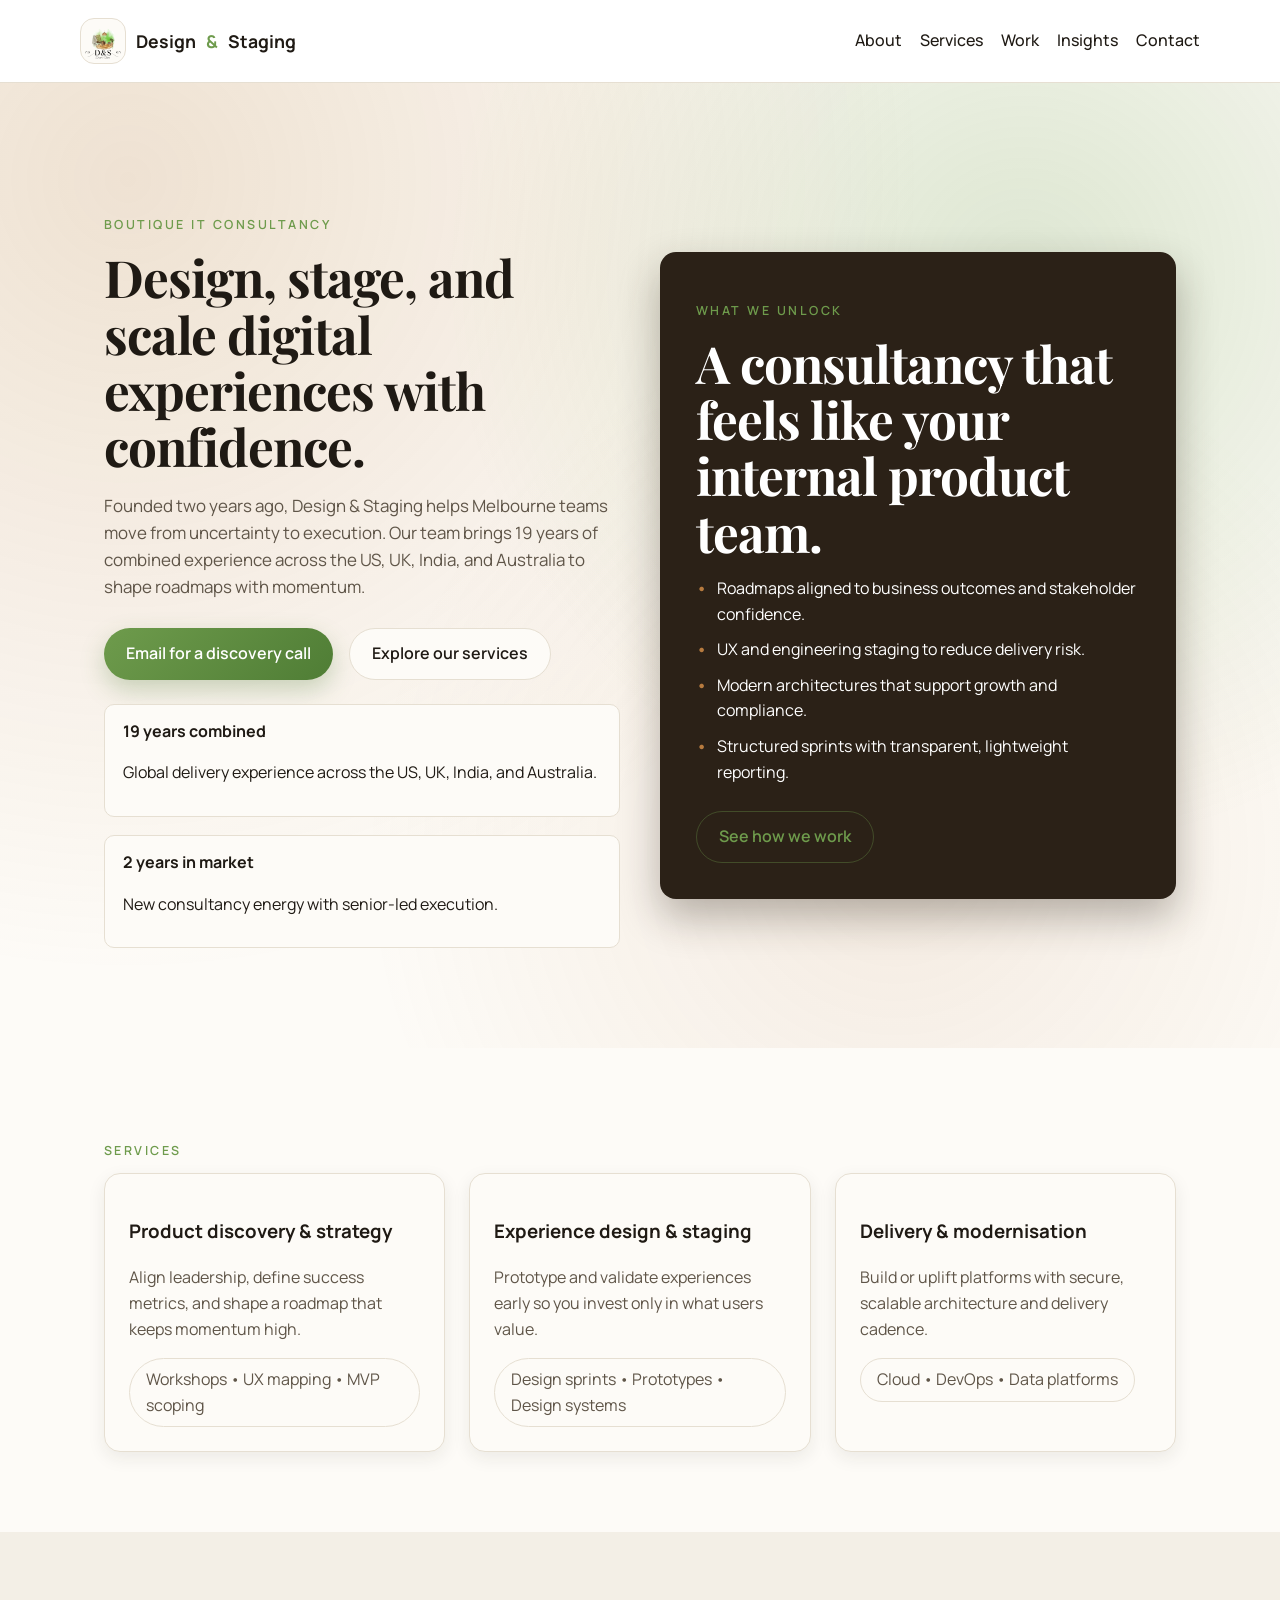
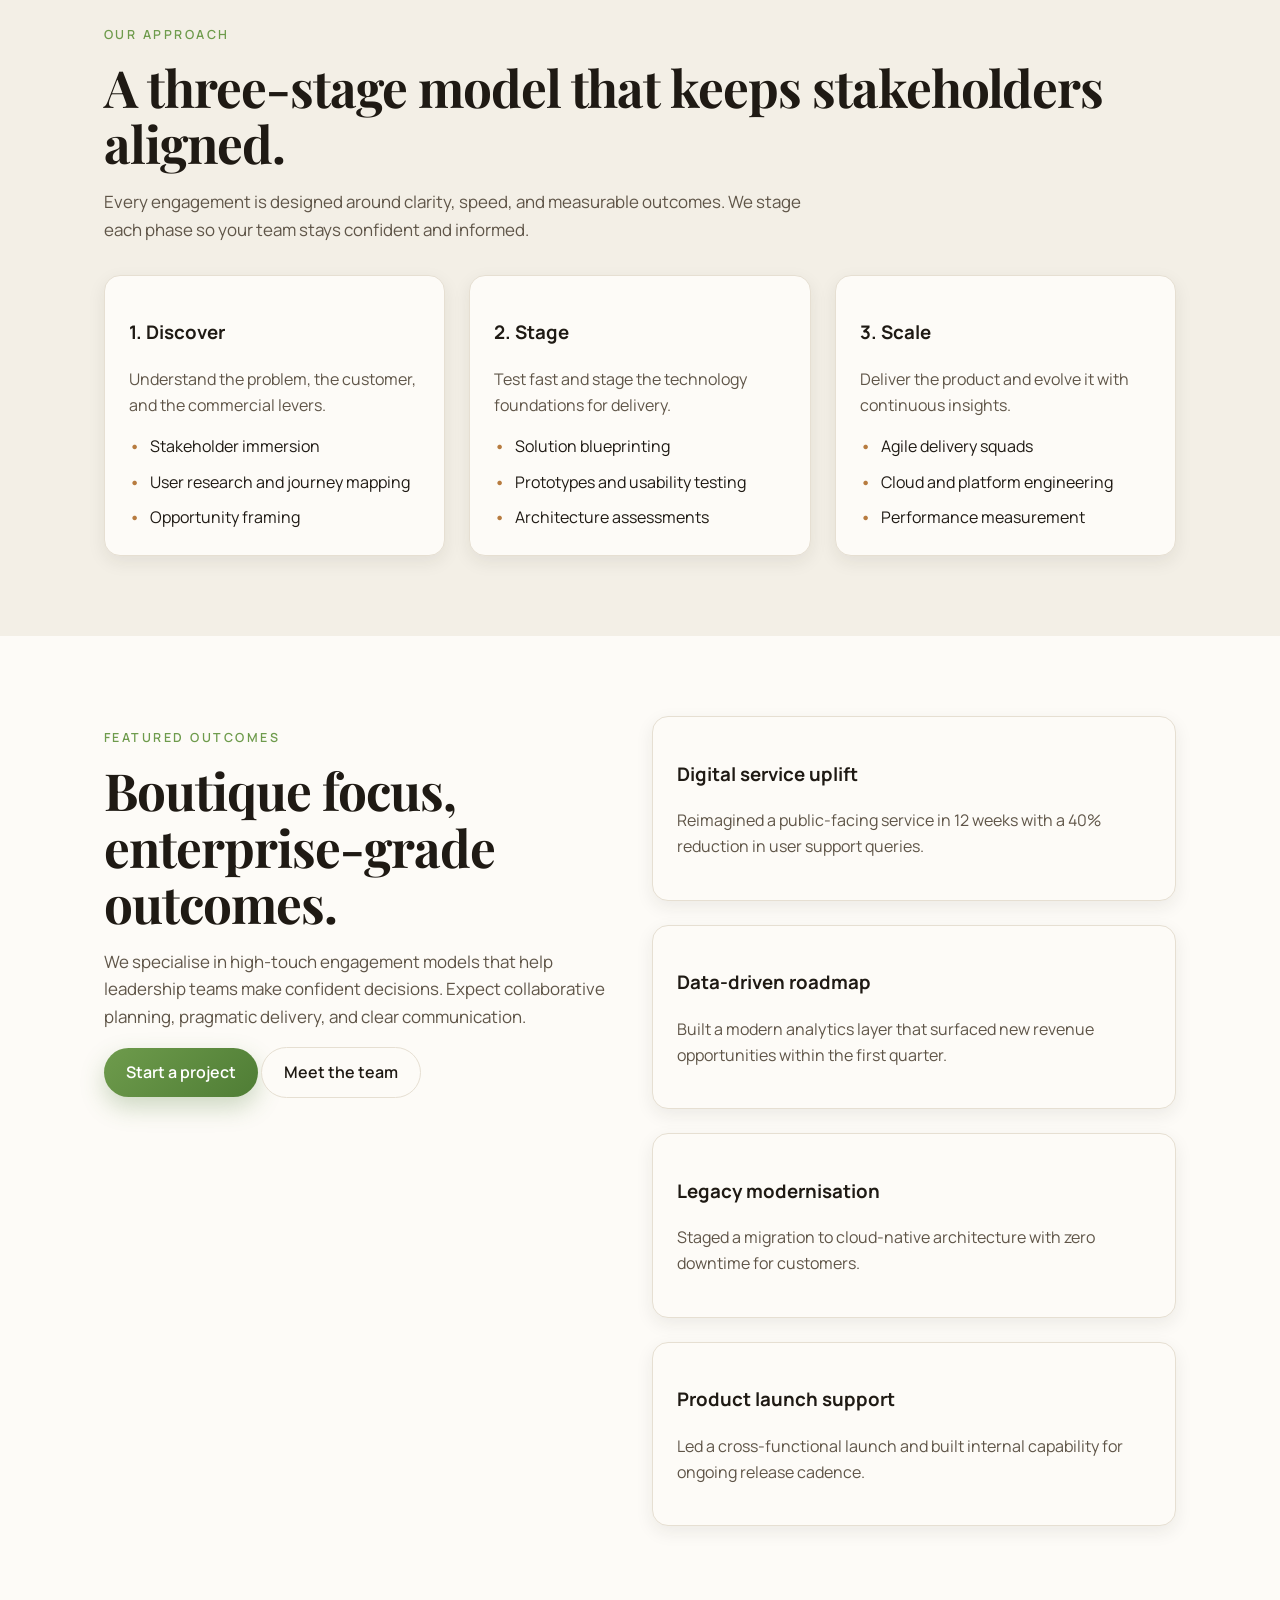
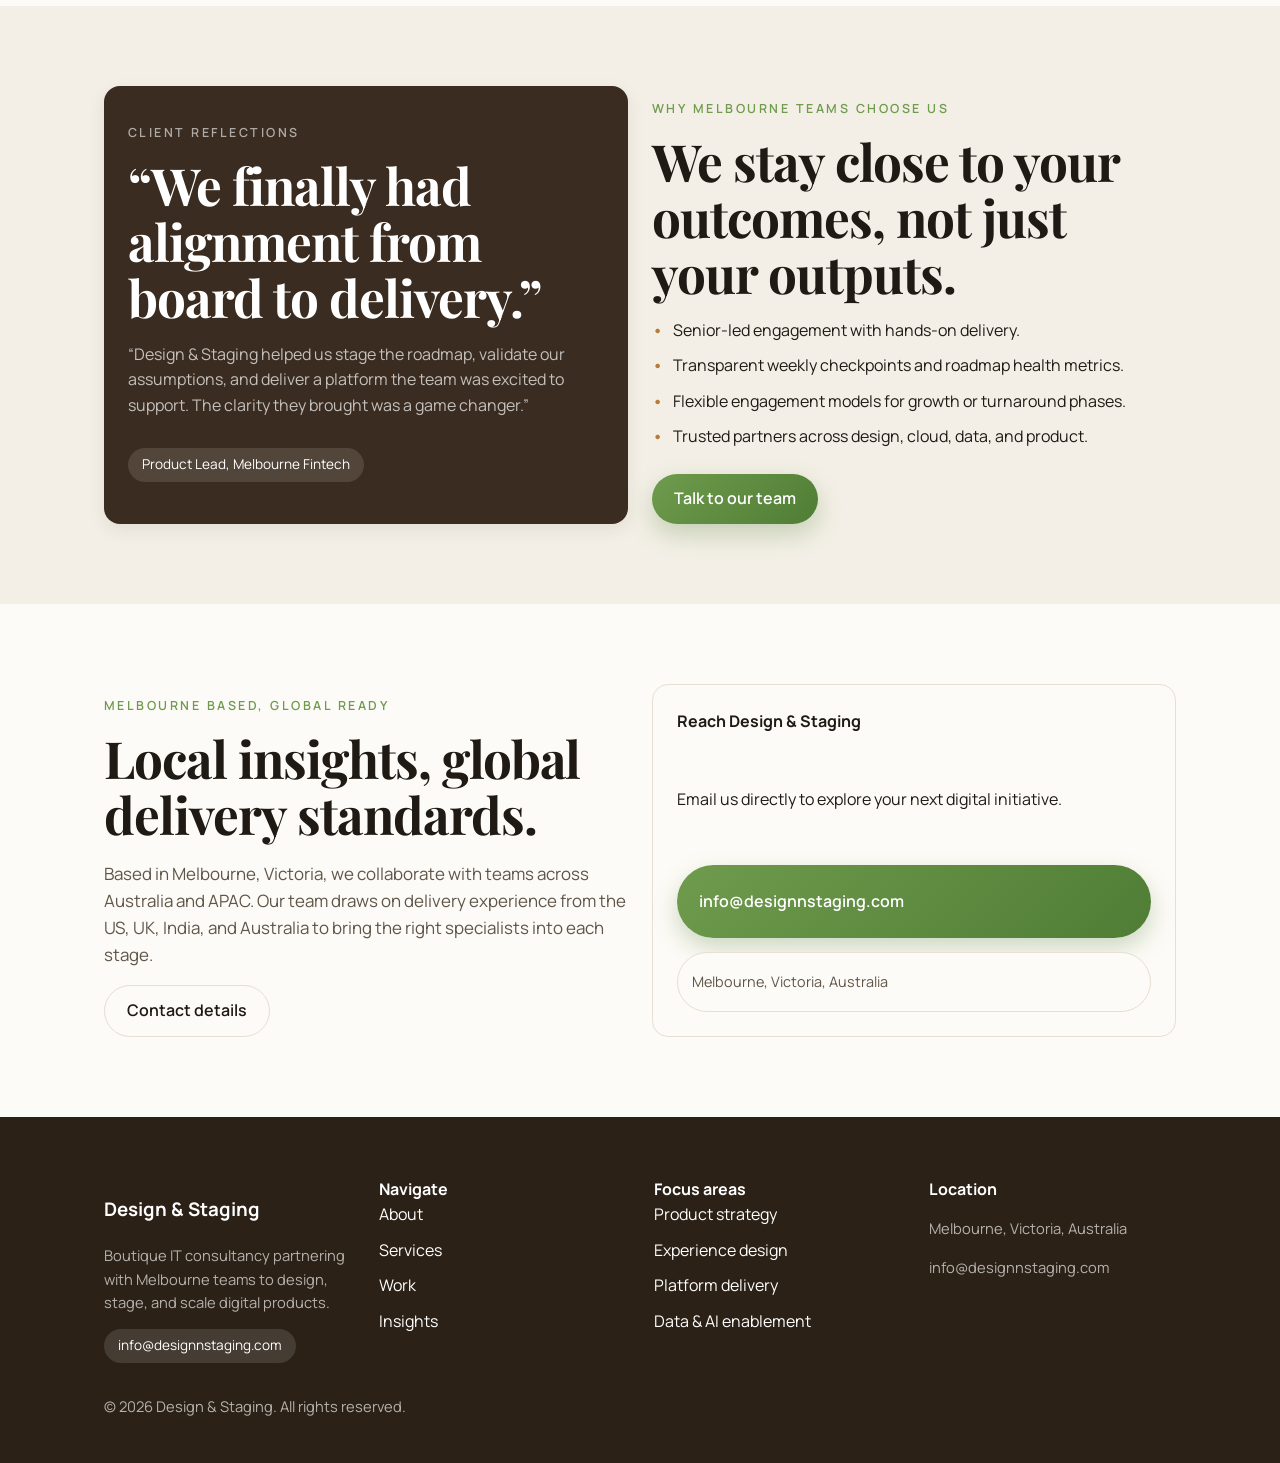
<file: index.html>
<!DOCTYPE html>
<html lang="en">
  <head>
    <meta charset="UTF-8" />
    <meta name="viewport" content="width=device-width, initial-scale=1" />
    <title>Design & Staging | Boutique IT Consultancy in Melbourne</title>
    <meta
      name="description"
      content="Design & Staging is a two-year-old boutique IT consultancy in Melbourne with 19 years of combined global experience helping teams design, stage, and scale digital products."
    />
    <meta name="keywords" content="IT consultancy, Melbourne, product strategy, UX, cloud, delivery" />
    <meta name="author" content="Design & Staging" />
    <meta name="theme-color" content="#fdfbf7" />
    <link rel="canonical" href="https://designnstaging.com/" />
    <meta property="og:title" content="Design & Staging | Boutique IT Consultancy" />
    <meta property="og:description" content="Design, stage, and scale your next digital initiative with a partner in Melbourne." />
    <meta property="og:type" content="website" />
    <meta property="og:url" content="https://designnstaging.com/" />
    <meta property="og:locale" content="en_AU" />
    <meta property="og:image" content="https://designnstaging.com/assets/img/1.png" />
    <meta name="twitter:card" content="summary_large_image" />
    <link rel="preconnect" href="https://fonts.googleapis.com" />
    <link rel="preconnect" href="https://fonts.gstatic.com" crossorigin />
    <link
      href="https://fonts.googleapis.com/css2?family=Manrope:wght@400;500;600;700&family=Playfair+Display:wght@600;700&display=swap"
      rel="stylesheet"
    />
    <link rel="stylesheet" href="assets/css/styles.css" />
    <script defer src="assets/js/main.js"></script>
  </head>
  <body>
    <a class="skip-link" href="#main-content">Skip to content</a>
    <header class="header">
      <div class="container nav">
        <button class="menu-toggle" type="button" data-menu-toggle aria-expanded="false" aria-label="Open menu">
          <svg viewBox="0 0 24 24" aria-hidden="true" focusable="false">
            <line x1="4" y1="7" x2="20" y2="7"></line>
            <line x1="4" y1="12" x2="20" y2="12"></line>
            <line x1="4" y1="17" x2="20" y2="17"></line>
          </svg>
        </button>
        <a class="logo" href="index.html" aria-label="Design and Staging home">
          <img src="assets/img/1.png" alt="Design & Staging logo" />
          Design <span>&</span> Staging
        </a>
        <nav class="nav-links" data-nav-links aria-label="Primary">
          <button class="nav-close" type="button" data-nav-close aria-label="Close menu"></button>
          <a href="about.html">About</a>
          <a href="services.html">Services</a>
          <a href="work.html">Work</a>
          <a href="insights.html">Insights</a>
          <a href="contact.html">Contact</a>
        </nav>
      </div>
    </header>
    <div class="nav-backdrop" data-nav-backdrop></div>

    <main id="main-content">
      <section class="hero">
        <div class="container hero-grid">
          <div>
            <p class="eyebrow">Boutique IT consultancy</p>
            <h1 class="title">Design, stage, and scale digital experiences with confidence.</h1>
            <p class="subtitle">
              Founded two years ago, Design & Staging helps Melbourne teams move from uncertainty to
              execution. Our team brings 19 years of combined experience across the US, UK, India, and
              Australia to shape roadmaps with momentum.
            </p>
            <div class="actions">
              <a class="btn" href="mailto:info@designnstaging.com">Email for a discovery call</a>
              <a class="btn secondary" href="services.html">Explore our services</a>
            </div>
            <div class="hero-metrics">
              <div class="metric">
                <strong>19 years combined</strong>
                <p class="muted">Global delivery experience across the US, UK, India, and Australia.</p>
              </div>
              <div class="metric">
                <strong>2 years in market</strong>
                <p class="muted">New consultancy energy with senior-led execution.</p>
              </div>
            </div>
          </div>
          <div class="highlight">
            <p class="eyebrow">What we unlock</p>
            <h2 class="title" style="color: #fff">A consultancy that feels like your internal product team.</h2>
            <ul class="list">
              <li>Roadmaps aligned to business outcomes and stakeholder confidence.</li>
              <li>UX and engineering staging to reduce delivery risk.</li>
              <li>Modern architectures that support growth and compliance.</li>
              <li>Structured sprints with transparent, lightweight reporting.</li>
            </ul>
            <div class="actions" style="margin-top: 26px">
              <a class="btn ghost" href="work.html">See how we work</a>
            </div>
          </div>
        </div>
      </section>

      <section class="section">
        <div class="container">
          <p class="eyebrow">Services</p>
          <div class="grid three">
            <div class="card">
              <h3>Product discovery & strategy</h3>
              <p class="muted">
                Align leadership, define success metrics, and shape a roadmap that keeps momentum high.
              </p>
              <span class="pill">Workshops • UX mapping • MVP scoping</span>
            </div>
            <div class="card">
              <h3>Experience design & staging</h3>
              <p class="muted">
                Prototype and validate experiences early so you invest only in what users value.
              </p>
              <span class="pill">Design sprints • Prototypes • Design systems</span>
            </div>
            <div class="card">
              <h3>Delivery & modernisation</h3>
              <p class="muted">
                Build or uplift platforms with secure, scalable architecture and delivery cadence.
              </p>
              <span class="pill">Cloud • DevOps • Data platforms</span>
            </div>
          </div>
        </div>
      </section>

      <section class="section alt">
        <div class="container">
          <p class="eyebrow">Our approach</p>
          <h2 class="title">A three-stage model that keeps stakeholders aligned.</h2>
          <p class="subtitle">
            Every engagement is designed around clarity, speed, and measurable outcomes. We stage each
            phase so your team stays confident and informed.
          </p>
          <div class="grid three" style="margin-top: 32px">
            <div class="card">
              <h3>1. Discover</h3>
              <p class="muted">Understand the problem, the customer, and the commercial levers.</p>
              <ul class="list">
                <li>Stakeholder immersion</li>
                <li>User research and journey mapping</li>
                <li>Opportunity framing</li>
              </ul>
            </div>
            <div class="card">
              <h3>2. Stage</h3>
              <p class="muted">Test fast and stage the technology foundations for delivery.</p>
              <ul class="list">
                <li>Solution blueprinting</li>
                <li>Prototypes and usability testing</li>
                <li>Architecture assessments</li>
              </ul>
            </div>
            <div class="card">
              <h3>3. Scale</h3>
              <p class="muted">Deliver the product and evolve it with continuous insights.</p>
              <ul class="list">
                <li>Agile delivery squads</li>
                <li>Cloud and platform engineering</li>
                <li>Performance measurement</li>
              </ul>
            </div>
          </div>
        </div>
      </section>

      <section class="section">
        <div class="container grid two">
          <div>
            <p class="eyebrow">Featured outcomes</p>
            <h2 class="title">Boutique focus, enterprise-grade outcomes.</h2>
            <p class="subtitle">
              We specialise in high-touch engagement models that help leadership teams make confident
              decisions. Expect collaborative planning, pragmatic delivery, and clear communication.
            </p>
            <div class="actions">
              <a class="btn" href="mailto:info@designnstaging.com">Start a project</a>
              <a class="btn secondary" href="about.html">Meet the team</a>
            </div>
          </div>
          <div class="grid two">
            <div class="card">
              <h3>Digital service uplift</h3>
              <p class="muted">
                Reimagined a public-facing service in 12 weeks with a 40% reduction in user support
                queries.
              </p>
            </div>
            <div class="card">
              <h3>Data-driven roadmap</h3>
              <p class="muted">
                Built a modern analytics layer that surfaced new revenue opportunities within the first
                quarter.
              </p>
            </div>
            <div class="card">
              <h3>Legacy modernisation</h3>
              <p class="muted">
                Staged a migration to cloud-native architecture with zero downtime for customers.
              </p>
            </div>
            <div class="card">
              <h3>Product launch support</h3>
              <p class="muted">
                Led a cross-functional launch and built internal capability for ongoing release cadence.
              </p>
            </div>
          </div>
        </div>
      </section>

      <section class="section alt">
        <div class="container grid two">
          <div class="card dark">
            <p class="eyebrow" style="color: rgba(255, 255, 255, 0.6)">Client reflections</p>
            <h2 class="title" style="color: #fff">“We finally had alignment from board to delivery.”</h2>
            <p style="color: rgba(255, 255, 255, 0.7)">
              “Design & Staging helped us stage the roadmap, validate our assumptions, and deliver a
              platform the team was excited to support. The clarity they brought was a game changer.”
            </p>
            <p class="badge">Product Lead, Melbourne Fintech</p>
          </div>
          <div>
            <p class="eyebrow">Why Melbourne teams choose us</p>
            <h2 class="title">We stay close to your outcomes, not just your outputs.</h2>
            <ul class="list">
              <li>Senior-led engagement with hands-on delivery.</li>
              <li>Transparent weekly checkpoints and roadmap health metrics.</li>
              <li>Flexible engagement models for growth or turnaround phases.</li>
              <li>Trusted partners across design, cloud, data, and product.</li>
            </ul>
            <div class="actions" style="margin-top: 24px">
              <a class="btn" href="mailto:info@designnstaging.com">Talk to our team</a>
            </div>
          </div>
        </div>
      </section>

      <section class="section">
        <div class="container grid two">
          <div>
            <p class="eyebrow">Melbourne based, global ready</p>
            <h2 class="title">Local insights, global delivery standards.</h2>
            <p class="subtitle">
              Based in Melbourne, Victoria, we collaborate with teams across Australia and APAC. Our team
              draws on delivery experience from the US, UK, India, and Australia to bring the right
              specialists into each stage.
            </p>
            <div class="actions">
              <a class="btn secondary" href="contact.html">Contact details</a>
            </div>
          </div>
          <div class="contact-card">
            <strong>Reach Design & Staging</strong>
            <p class="muted">Email us directly to explore your next digital initiative.</p>
            <a class="btn" href="mailto:info@designnstaging.com">info@designnstaging.com</a>
            <span class="tag">Melbourne, Victoria, Australia</span>
          </div>
        </div>
      </section>
    </main>

    <footer class="footer">
      <div class="container footer-grid">
        <div>
          <h3>Design & Staging</h3>
          <p class="small">
            Boutique IT consultancy partnering with Melbourne teams to design, stage, and scale digital
            products.
          </p>
          <div class="badge">info@designnstaging.com</div>
        </div>
        <div>
          <strong>Navigate</strong>
          <div class="list">
            <a href="about.html">About</a>
            <a href="services.html">Services</a>
            <a href="work.html">Work</a>
            <a href="insights.html">Insights</a>
          </div>
        </div>
        <div>
          <strong>Focus areas</strong>
          <div class="list">
            <span>Product strategy</span>
            <span>Experience design</span>
            <span>Platform delivery</span>
            <span>Data & AI enablement</span>
          </div>
        </div>
        <div>
          <strong>Location</strong>
          <p class="small">Melbourne, Victoria, Australia</p>
          <a class="small" href="mailto:info@designnstaging.com">info@designnstaging.com</a>
        </div>
      </div>
      <div class="container" style="margin-top: 32px">
        <p class="small">© <span data-current-year></span> Design & Staging. All rights reserved.</p>
      </div>
    </footer>

    <script type="application/ld+json">
      {
        "@context": "https://schema.org",
        "@type": "ProfessionalService",
        "name": "Design & Staging",
        "url": "https://designnstaging.com/",
        "email": "info@designnstaging.com",
        "address": {
          "@type": "PostalAddress",
          "addressLocality": "Melbourne",
          "addressRegion": "VIC",
          "addressCountry": "AU"
        },
        "areaServed": "AU"
      }
    </script>
  </body>
</html>
</file>
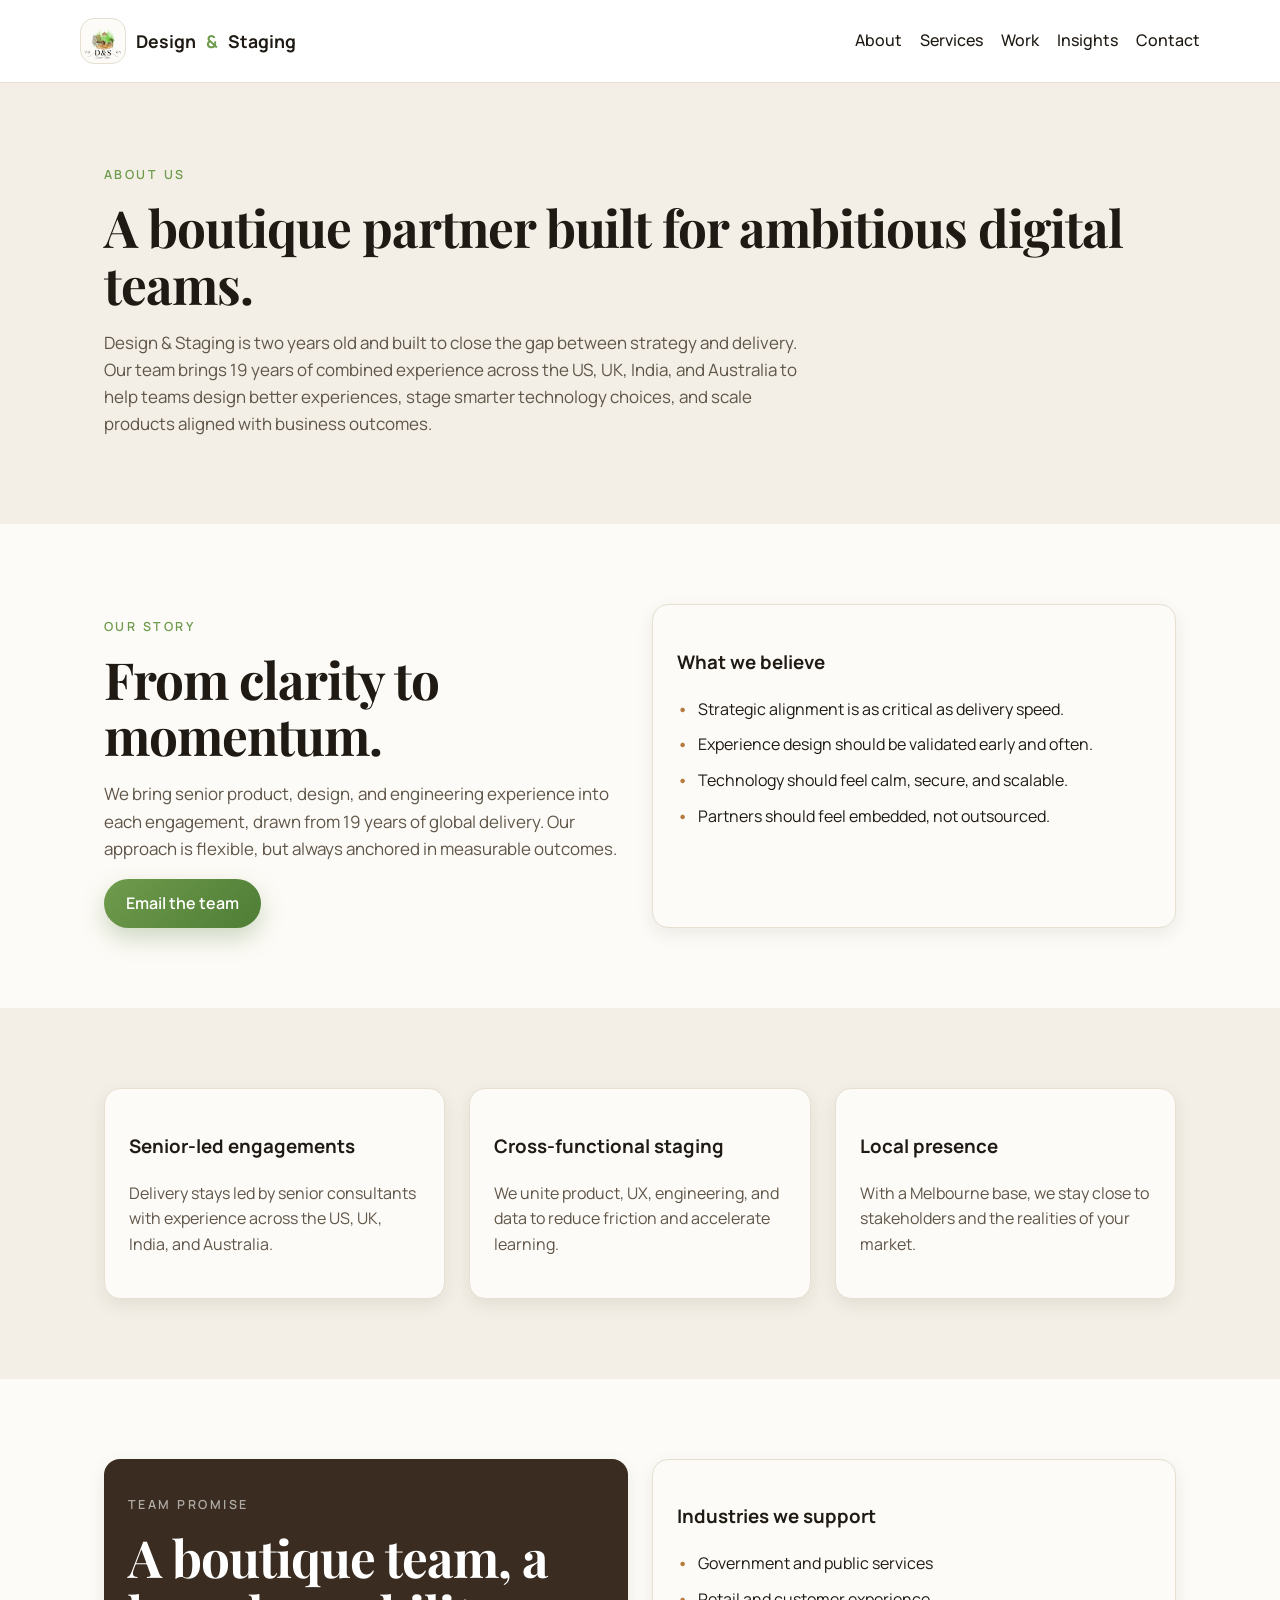
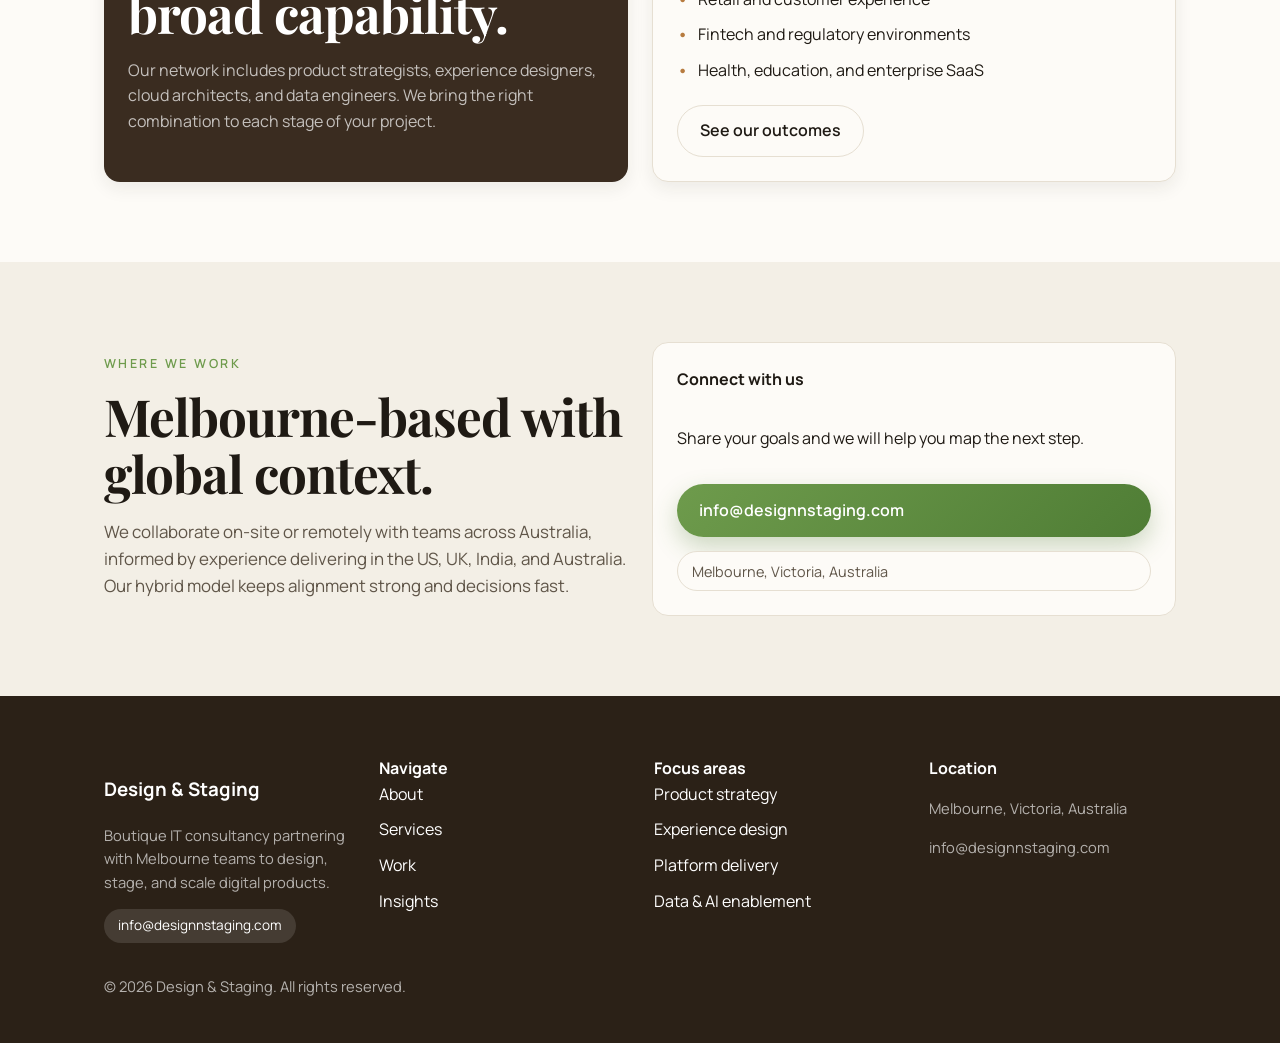
<file: about.html>
<!DOCTYPE html>
<html lang="en">
  <head>
    <meta charset="UTF-8" />
    <meta name="viewport" content="width=device-width, initial-scale=1" />
    <title>About | Design & Staging</title>
    <meta
      name="description"
      content="Learn about Design & Staging, a two-year-old boutique IT consultancy in Melbourne with 19 years of combined global experience."
    />
    <meta name="author" content="Design & Staging" />
    <meta name="theme-color" content="#fdfbf7" />
    <link rel="canonical" href="https://designnstaging.com/about" />
    <meta property="og:title" content="About | Design & Staging" />
    <meta
      property="og:description"
      content="Learn about Design & Staging, a two-year-old boutique IT consultancy in Melbourne with 19 years of combined global experience."
    />
    <meta property="og:type" content="website" />
    <meta property="og:url" content="https://designnstaging.com/about" />
    <meta property="og:image" content="https://designnstaging.com/assets/img/1.png" />
    <link rel="preconnect" href="https://fonts.googleapis.com" />
    <link rel="preconnect" href="https://fonts.gstatic.com" crossorigin />
    <link
      href="https://fonts.googleapis.com/css2?family=Manrope:wght@400;500;600;700&family=Playfair+Display:wght@600;700&display=swap"
      rel="stylesheet"
    />
    <link rel="stylesheet" href="assets/css/styles.css" />
    <script defer src="assets/js/main.js"></script>
  </head>
  <body>
    <a class="skip-link" href="#main-content">Skip to content</a>
    <header class="header">
      <div class="container nav">
        <button class="menu-toggle" type="button" data-menu-toggle aria-expanded="false" aria-label="Open menu">
          <svg viewBox="0 0 24 24" aria-hidden="true" focusable="false">
            <line x1="4" y1="7" x2="20" y2="7"></line>
            <line x1="4" y1="12" x2="20" y2="12"></line>
            <line x1="4" y1="17" x2="20" y2="17"></line>
          </svg>
        </button>
        <a class="logo" href="index.html">
          <img src="assets/img/1.png" alt="Design & Staging logo" />
          Design <span>&</span> Staging
        </a>
        <nav class="nav-links" data-nav-links aria-label="Primary">
          <button class="nav-close" type="button" data-nav-close aria-label="Close menu"></button>
          <a href="about.html">About</a>
          <a href="services.html">Services</a>
          <a href="work.html">Work</a>
          <a href="insights.html">Insights</a>
          <a href="contact.html">Contact</a>
        </nav>
      </div>
    </header>
    <div class="nav-backdrop" data-nav-backdrop></div>

    <main id="main-content">
      <section class="content-hero">
        <div class="container">
          <p class="eyebrow">About us</p>
          <h1 class="title">A boutique partner built for ambitious digital teams.</h1>
          <p class="subtitle">
            Design & Staging is two years old and built to close the gap between strategy and delivery.
            Our team brings 19 years of combined experience across the US, UK, India, and Australia to
            help teams design better experiences, stage smarter technology choices, and scale products
            aligned with business outcomes.
          </p>
        </div>
      </section>

      <section class="section">
        <div class="container grid two">
          <div>
            <p class="eyebrow">Our story</p>
            <h2 class="title">From clarity to momentum.</h2>
            <p class="subtitle">
              We bring senior product, design, and engineering experience into each engagement, drawn
              from 19 years of global delivery. Our approach is flexible, but always anchored in
              measurable outcomes.
            </p>
            <div class="actions">
              <a class="btn" href="mailto:info@designnstaging.com">Email the team</a>
            </div>
          </div>
          <div class="card">
            <h3>What we believe</h3>
            <ul class="list">
              <li>Strategic alignment is as critical as delivery speed.</li>
              <li>Experience design should be validated early and often.</li>
              <li>Technology should feel calm, secure, and scalable.</li>
              <li>Partners should feel embedded, not outsourced.</li>
            </ul>
          </div>
        </div>
      </section>

      <section class="section alt">
        <div class="container grid three">
          <div class="card">
            <h3>Senior-led engagements</h3>
            <p class="muted">
              Delivery stays led by senior consultants with experience across the US, UK, India, and
              Australia.
            </p>
          </div>
          <div class="card">
            <h3>Cross-functional staging</h3>
            <p class="muted">
              We unite product, UX, engineering, and data to reduce friction and accelerate learning.
            </p>
          </div>
          <div class="card">
            <h3>Local presence</h3>
            <p class="muted">
              With a Melbourne base, we stay close to stakeholders and the realities of your market.
            </p>
          </div>
        </div>
      </section>

      <section class="section">
        <div class="container grid two">
          <div class="card dark">
            <p class="eyebrow" style="color: rgba(255, 255, 255, 0.6)">Team promise</p>
            <h2 class="title" style="color: #fff">A boutique team, a broad capability.</h2>
            <p style="color: rgba(255, 255, 255, 0.7)">
              Our network includes product strategists, experience designers, cloud architects, and data
              engineers. We bring the right combination to each stage of your project.
            </p>
          </div>
          <div class="card">
            <h3>Industries we support</h3>
            <ul class="list">
              <li>Government and public services</li>
              <li>Retail and customer experience</li>
              <li>Fintech and regulatory environments</li>
              <li>Health, education, and enterprise SaaS</li>
            </ul>
            <div class="actions" style="margin-top: 22px">
              <a class="btn secondary" href="work.html">See our outcomes</a>
            </div>
          </div>
        </div>
      </section>

      <section class="section alt">
        <div class="container grid two">
          <div>
            <p class="eyebrow">Where we work</p>
            <h2 class="title">Melbourne-based with global context.</h2>
            <p class="subtitle">
              We collaborate on-site or remotely with teams across Australia, informed by experience
              delivering in the US, UK, India, and Australia. Our hybrid model keeps alignment strong and
              decisions fast.
            </p>
          </div>
          <div class="contact-card">
            <strong>Connect with us</strong>
            <p class="muted">Share your goals and we will help you map the next step.</p>
            <a class="btn" href="mailto:info@designnstaging.com">info@designnstaging.com</a>
            <span class="tag">Melbourne, Victoria, Australia</span>
          </div>
        </div>
      </section>
    </main>

    <footer class="footer">
      <div class="container footer-grid">
        <div>
          <h3>Design & Staging</h3>
          <p class="small">
            Boutique IT consultancy partnering with Melbourne teams to design, stage, and scale digital
            products.
          </p>
          <div class="badge">info@designnstaging.com</div>
        </div>
        <div>
          <strong>Navigate</strong>
          <div class="list">
            <a href="about.html">About</a>
            <a href="services.html">Services</a>
            <a href="work.html">Work</a>
            <a href="insights.html">Insights</a>
          </div>
        </div>
        <div>
          <strong>Focus areas</strong>
          <div class="list">
            <span>Product strategy</span>
            <span>Experience design</span>
            <span>Platform delivery</span>
            <span>Data & AI enablement</span>
          </div>
        </div>
        <div>
          <strong>Location</strong>
          <p class="small">Melbourne, Victoria, Australia</p>
          <a class="small" href="mailto:info@designnstaging.com">info@designnstaging.com</a>
        </div>
      </div>
      <div class="container" style="margin-top: 32px">
        <p class="small">© <span data-current-year></span> Design & Staging. All rights reserved.</p>
      </div>
    </footer>
  </body>
</html>
</file>
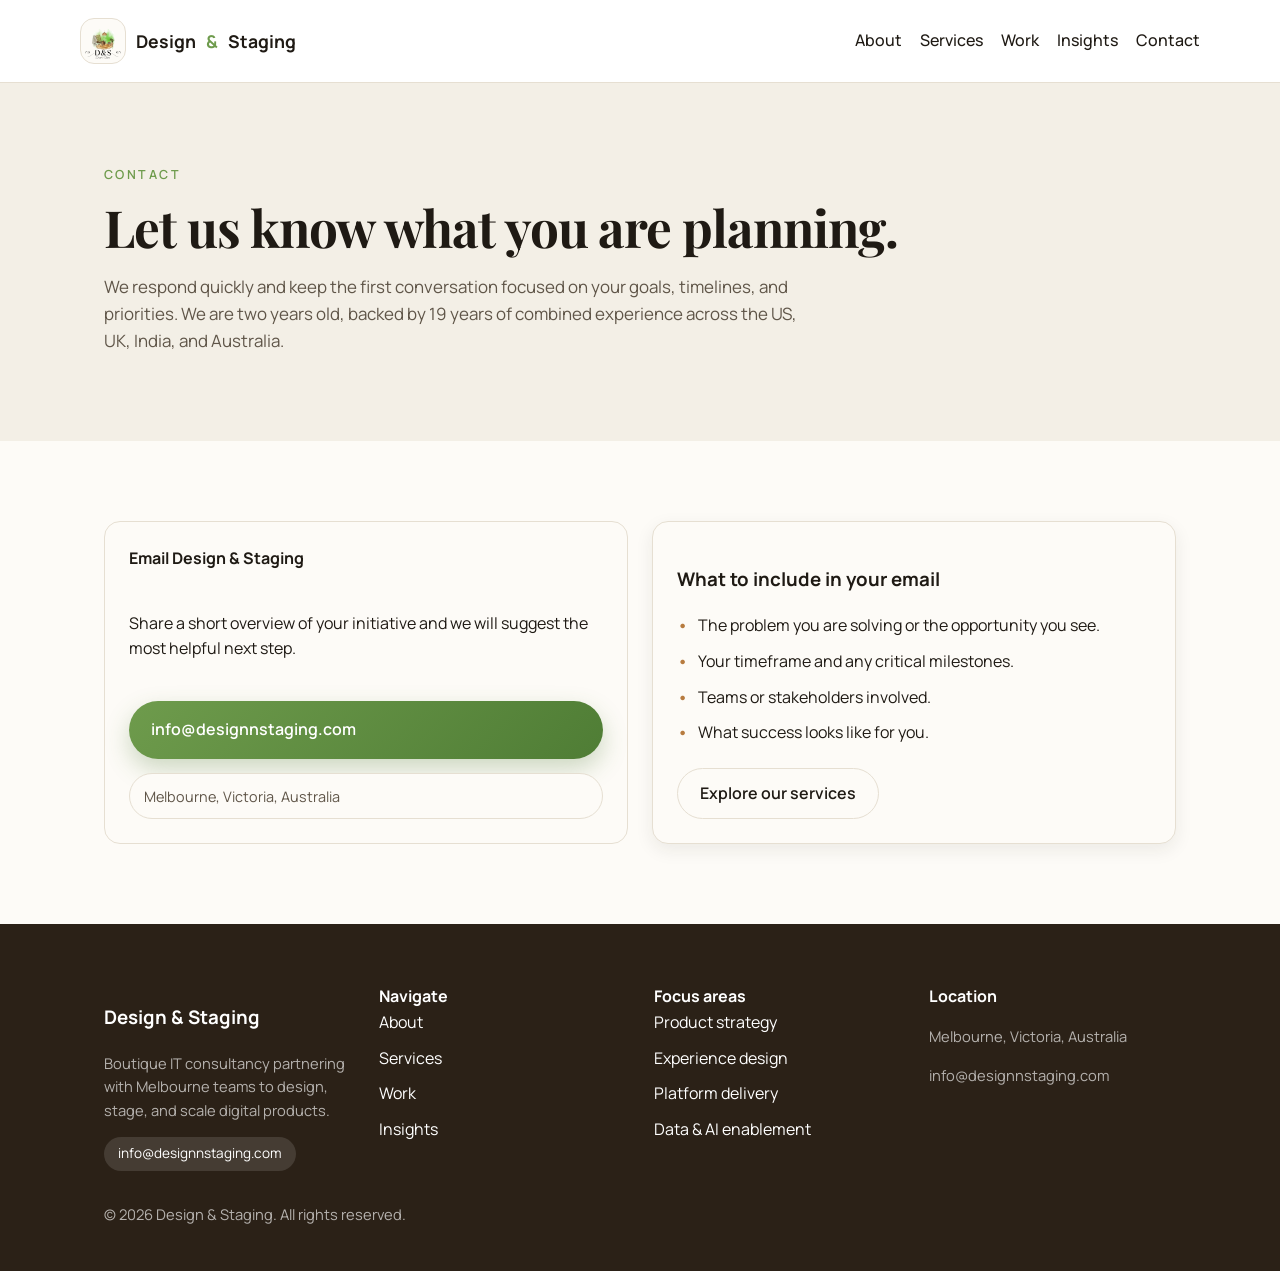
<file: contact.html>
<!DOCTYPE html>
<html lang="en">
  <head>
    <meta charset="UTF-8" />
    <meta name="viewport" content="width=device-width, initial-scale=1" />
    <title>Contact | Design & Staging</title>
    <meta
      name="description"
      content="Contact Design & Staging, a two-year-old boutique IT consultancy in Melbourne with 19 years of combined global experience."
    />
    <meta name="author" content="Design & Staging" />
    <meta name="theme-color" content="#fdfbf7" />
    <link rel="canonical" href="https://designnstaging.com/contact" />
    <meta property="og:title" content="Contact | Design & Staging" />
    <meta
      property="og:description"
      content="Contact Design & Staging, a two-year-old boutique IT consultancy in Melbourne with 19 years of combined global experience."
    />
    <meta property="og:type" content="website" />
    <meta property="og:url" content="https://designnstaging.com/contact" />
    <meta property="og:image" content="https://designnstaging.com/assets/img/1.png" />
    <link rel="preconnect" href="https://fonts.googleapis.com" />
    <link rel="preconnect" href="https://fonts.gstatic.com" crossorigin />
    <link
      href="https://fonts.googleapis.com/css2?family=Manrope:wght@400;500;600;700&family=Playfair+Display:wght@600;700&display=swap"
      rel="stylesheet"
    />
    <link rel="stylesheet" href="assets/css/styles.css" />
    <script defer src="assets/js/main.js"></script>
  </head>
  <body>
    <a class="skip-link" href="#main-content">Skip to content</a>
    <header class="header">
      <div class="container nav">
        <button class="menu-toggle" type="button" data-menu-toggle aria-expanded="false" aria-label="Open menu">
          <svg viewBox="0 0 24 24" aria-hidden="true" focusable="false">
            <line x1="4" y1="7" x2="20" y2="7"></line>
            <line x1="4" y1="12" x2="20" y2="12"></line>
            <line x1="4" y1="17" x2="20" y2="17"></line>
          </svg>
        </button>
        <a class="logo" href="index.html">
          <img src="assets/img/1.png" alt="Design & Staging logo" />
          Design <span>&</span> Staging
        </a>
        <nav class="nav-links" data-nav-links aria-label="Primary">
          <button class="nav-close" type="button" data-nav-close aria-label="Close menu"></button>
          <a href="about.html">About</a>
          <a href="services.html">Services</a>
          <a href="work.html">Work</a>
          <a href="insights.html">Insights</a>
          <a href="contact.html">Contact</a>
        </nav>
      </div>
    </header>
    <div class="nav-backdrop" data-nav-backdrop></div>

    <main id="main-content">
      <section class="content-hero">
        <div class="container">
          <p class="eyebrow">Contact</p>
          <h1 class="title">Let us know what you are planning.</h1>
          <p class="subtitle">
            We respond quickly and keep the first conversation focused on your goals, timelines, and
            priorities. We are two years old, backed by 19 years of combined experience across the US,
            UK, India, and Australia.
          </p>
        </div>
      </section>

      <section class="section">
        <div class="container grid two">
          <div class="contact-card">
            <strong>Email Design & Staging</strong>
            <p class="muted">
              Share a short overview of your initiative and we will suggest the most helpful next
              step.
            </p>
            <a class="btn" href="mailto:info@designnstaging.com">info@designnstaging.com</a>
            <span class="tag">Melbourne, Victoria, Australia</span>
          </div>
          <div class="card">
            <h3>What to include in your email</h3>
            <ul class="list">
              <li>The problem you are solving or the opportunity you see.</li>
              <li>Your timeframe and any critical milestones.</li>
              <li>Teams or stakeholders involved.</li>
              <li>What success looks like for you.</li>
            </ul>
            <div class="actions" style="margin-top: 22px">
              <a class="btn secondary" href="services.html">Explore our services</a>
            </div>
          </div>
        </div>
      </section>
    </main>

    <footer class="footer">
      <div class="container footer-grid">
        <div>
          <h3>Design & Staging</h3>
          <p class="small">
            Boutique IT consultancy partnering with Melbourne teams to design, stage, and scale digital
            products.
          </p>
          <div class="badge">info@designnstaging.com</div>
        </div>
        <div>
          <strong>Navigate</strong>
          <div class="list">
            <a href="about.html">About</a>
            <a href="services.html">Services</a>
            <a href="work.html">Work</a>
            <a href="insights.html">Insights</a>
          </div>
        </div>
        <div>
          <strong>Focus areas</strong>
          <div class="list">
            <span>Product strategy</span>
            <span>Experience design</span>
            <span>Platform delivery</span>
            <span>Data & AI enablement</span>
          </div>
        </div>
        <div>
          <strong>Location</strong>
          <p class="small">Melbourne, Victoria, Australia</p>
          <a class="small" href="mailto:info@designnstaging.com">info@designnstaging.com</a>
        </div>
      </div>
      <div class="container" style="margin-top: 32px">
        <p class="small">© <span data-current-year></span> Design & Staging. All rights reserved.</p>
      </div>
    </footer>
  </body>
</html>
</file>
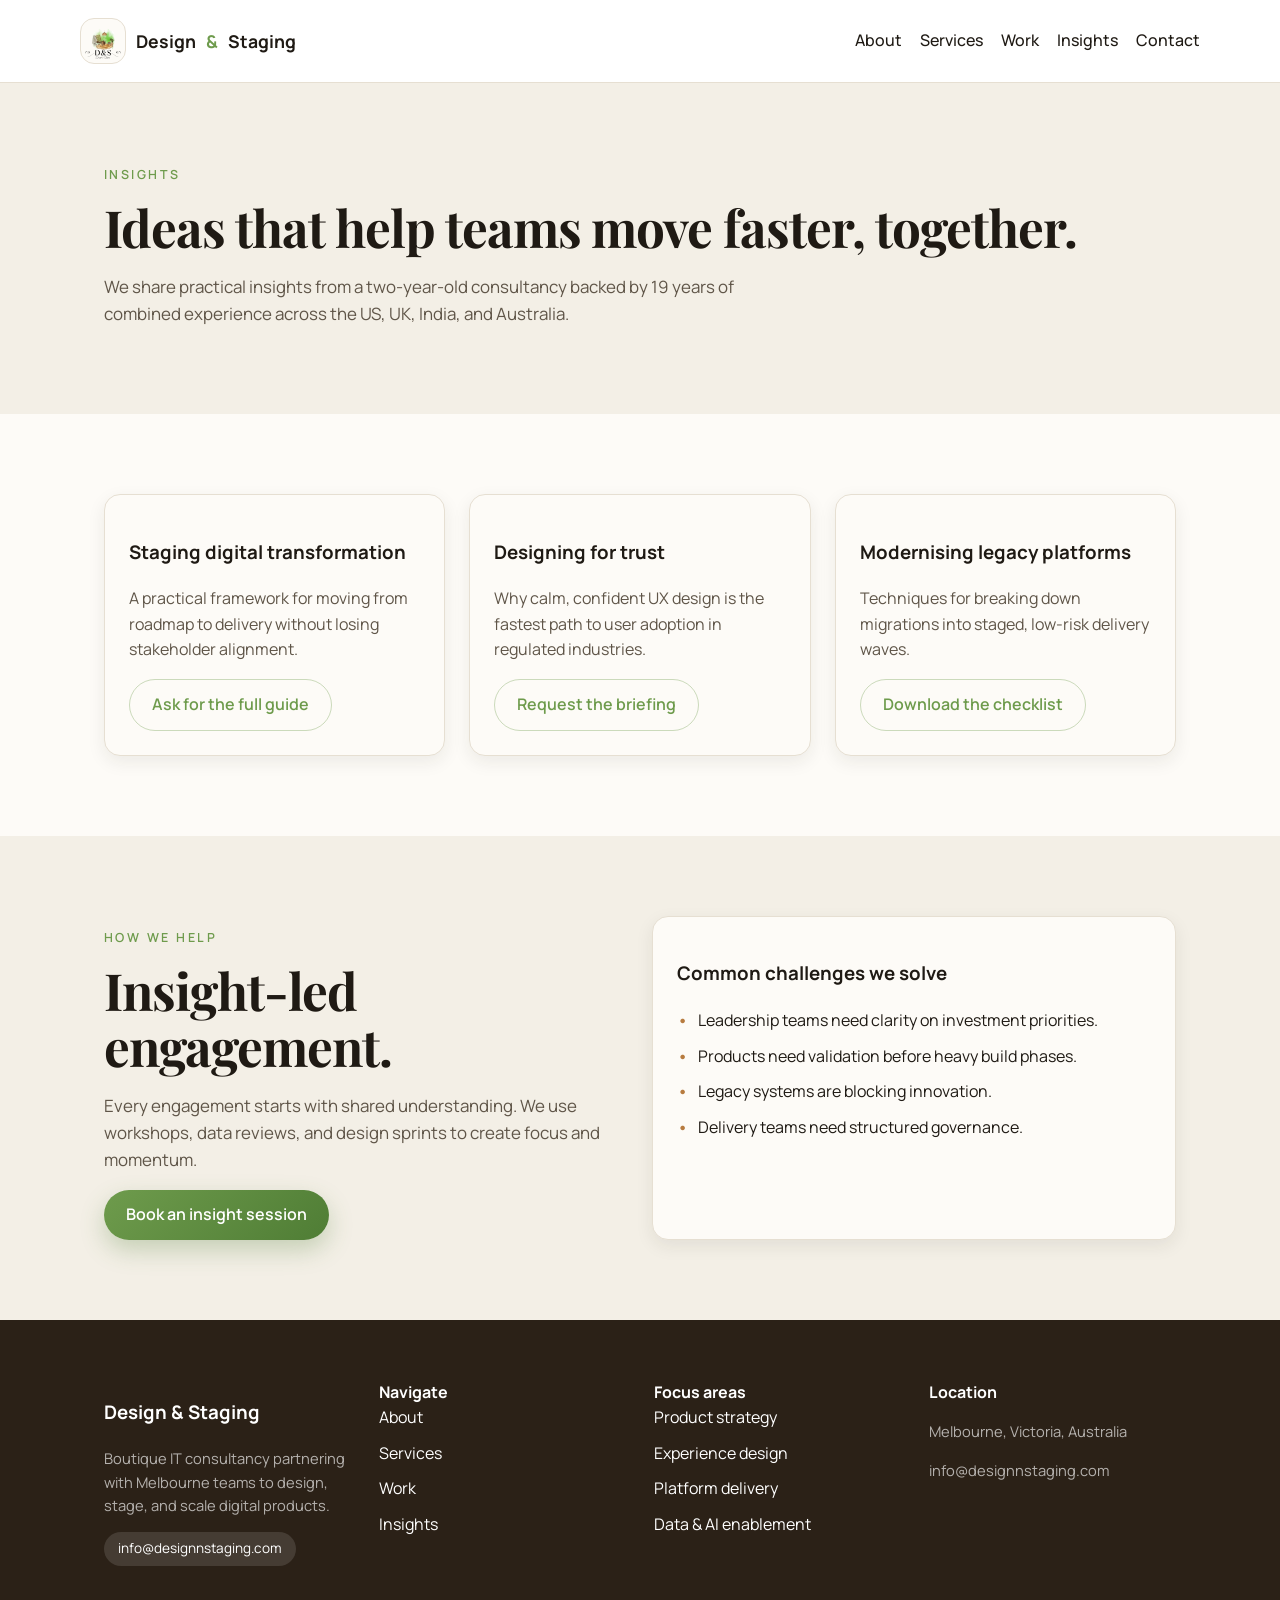
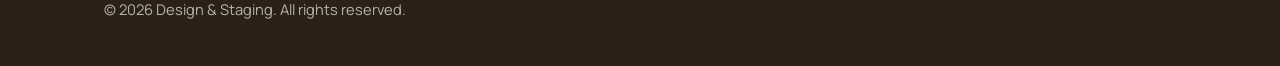
<file: insights.html>
<!DOCTYPE html>
<html lang="en">
  <head>
    <meta charset="UTF-8" />
    <meta name="viewport" content="width=device-width, initial-scale=1" />
    <title>Insights | Design & Staging</title>
    <meta
      name="description"
      content="Insights from Design & Staging, a two-year-old consultancy with 19 years of combined global experience."
    />
    <meta name="author" content="Design & Staging" />
    <meta name="theme-color" content="#fdfbf7" />
    <link rel="canonical" href="https://designnstaging.com/insights" />
    <meta property="og:title" content="Insights | Design & Staging" />
    <meta
      property="og:description"
      content="Insights from Design & Staging, a two-year-old consultancy with 19 years of combined global experience."
    />
    <meta property="og:type" content="website" />
    <meta property="og:url" content="https://designnstaging.com/insights" />
    <meta property="og:image" content="https://designnstaging.com/assets/img/1.png" />
    <link rel="preconnect" href="https://fonts.googleapis.com" />
    <link rel="preconnect" href="https://fonts.gstatic.com" crossorigin />
    <link
      href="https://fonts.googleapis.com/css2?family=Manrope:wght@400;500;600;700&family=Playfair+Display:wght@600;700&display=swap"
      rel="stylesheet"
    />
    <link rel="stylesheet" href="assets/css/styles.css" />
    <script defer src="assets/js/main.js"></script>
  </head>
  <body>
    <a class="skip-link" href="#main-content">Skip to content</a>
    <header class="header">
      <div class="container nav">
        <button class="menu-toggle" type="button" data-menu-toggle aria-expanded="false" aria-label="Open menu">
          <svg viewBox="0 0 24 24" aria-hidden="true" focusable="false">
            <line x1="4" y1="7" x2="20" y2="7"></line>
            <line x1="4" y1="12" x2="20" y2="12"></line>
            <line x1="4" y1="17" x2="20" y2="17"></line>
          </svg>
        </button>
        <a class="logo" href="index.html">
          <img src="assets/img/1.png" alt="Design & Staging logo" />
          Design <span>&</span> Staging
        </a>
        <nav class="nav-links" data-nav-links aria-label="Primary">
          <button class="nav-close" type="button" data-nav-close aria-label="Close menu"></button>
          <a href="about.html">About</a>
          <a href="services.html">Services</a>
          <a href="work.html">Work</a>
          <a href="insights.html">Insights</a>
          <a href="contact.html">Contact</a>
        </nav>
      </div>
    </header>
    <div class="nav-backdrop" data-nav-backdrop></div>

    <main id="main-content">
      <section class="content-hero">
        <div class="container">
          <p class="eyebrow">Insights</p>
          <h1 class="title">Ideas that help teams move faster, together.</h1>
          <p class="subtitle">
            We share practical insights from a two-year-old consultancy backed by 19 years of combined
            experience across the US, UK, India, and Australia.
          </p>
        </div>
      </section>

      <section class="section">
        <div class="container grid three">
          <div class="card">
            <h3>Staging digital transformation</h3>
            <p class="muted">
              A practical framework for moving from roadmap to delivery without losing stakeholder
              alignment.
            </p>
            <a class="btn ghost" href="mailto:info@designnstaging.com">Ask for the full guide</a>
          </div>
          <div class="card">
            <h3>Designing for trust</h3>
            <p class="muted">
              Why calm, confident UX design is the fastest path to user adoption in regulated industries.
            </p>
            <a class="btn ghost" href="mailto:info@designnstaging.com">Request the briefing</a>
          </div>
          <div class="card">
            <h3>Modernising legacy platforms</h3>
            <p class="muted">
              Techniques for breaking down migrations into staged, low-risk delivery waves.
            </p>
            <a class="btn ghost" href="mailto:info@designnstaging.com">Download the checklist</a>
          </div>
        </div>
      </section>

      <section class="section alt">
        <div class="container grid two">
          <div>
            <p class="eyebrow">How we help</p>
            <h2 class="title">Insight-led engagement.</h2>
            <p class="subtitle">
              Every engagement starts with shared understanding. We use workshops, data reviews, and
              design sprints to create focus and momentum.
            </p>
            <div class="actions">
              <a class="btn" href="mailto:info@designnstaging.com">Book an insight session</a>
            </div>
          </div>
          <div class="card">
            <h3>Common challenges we solve</h3>
            <ul class="list">
              <li>Leadership teams need clarity on investment priorities.</li>
              <li>Products need validation before heavy build phases.</li>
              <li>Legacy systems are blocking innovation.</li>
              <li>Delivery teams need structured governance.</li>
            </ul>
          </div>
        </div>
      </section>
    </main>

    <footer class="footer">
      <div class="container footer-grid">
        <div>
          <h3>Design & Staging</h3>
          <p class="small">
            Boutique IT consultancy partnering with Melbourne teams to design, stage, and scale digital
            products.
          </p>
          <div class="badge">info@designnstaging.com</div>
        </div>
        <div>
          <strong>Navigate</strong>
          <div class="list">
            <a href="about.html">About</a>
            <a href="services.html">Services</a>
            <a href="work.html">Work</a>
            <a href="insights.html">Insights</a>
          </div>
        </div>
        <div>
          <strong>Focus areas</strong>
          <div class="list">
            <span>Product strategy</span>
            <span>Experience design</span>
            <span>Platform delivery</span>
            <span>Data & AI enablement</span>
          </div>
        </div>
        <div>
          <strong>Location</strong>
          <p class="small">Melbourne, Victoria, Australia</p>
          <a class="small" href="mailto:info@designnstaging.com">info@designnstaging.com</a>
        </div>
      </div>
      <div class="container" style="margin-top: 32px">
        <p class="small">© <span data-current-year></span> Design & Staging. All rights reserved.</p>
      </div>
    </footer>
  </body>
</html>
</file>
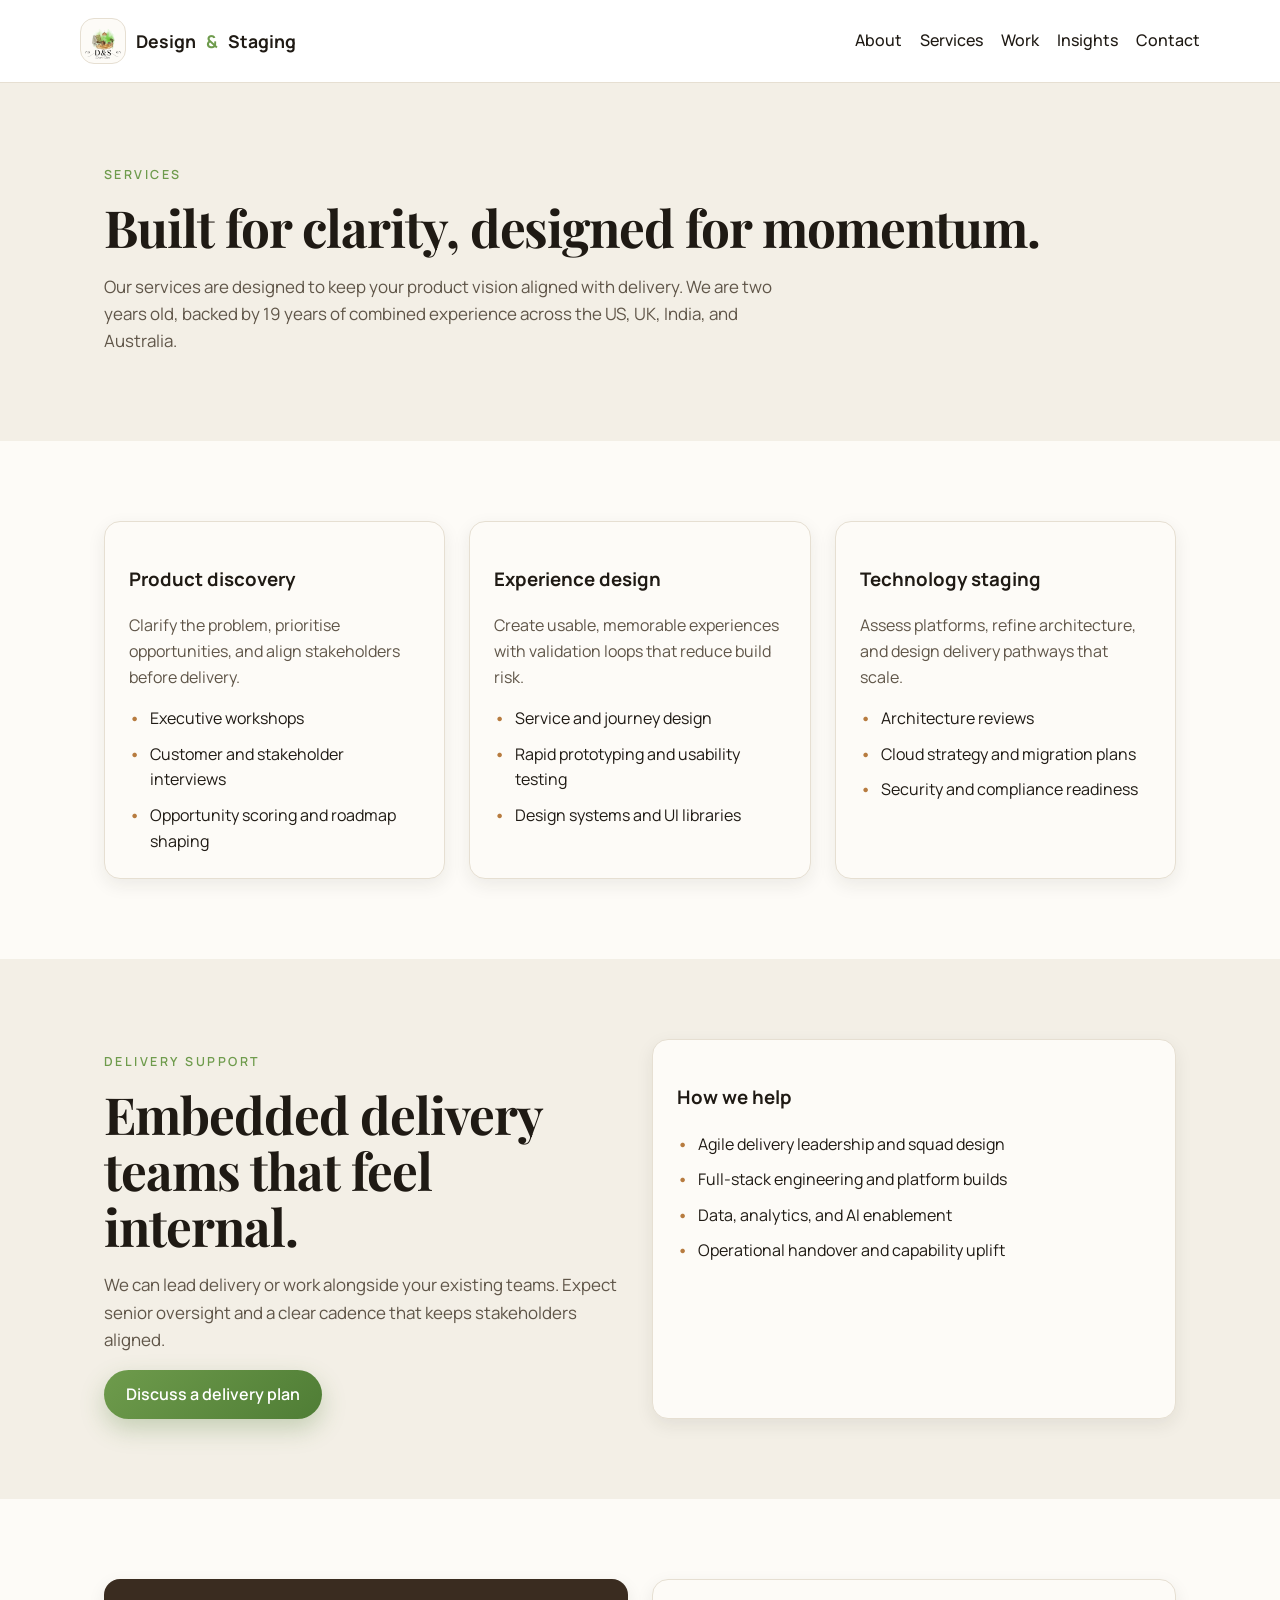
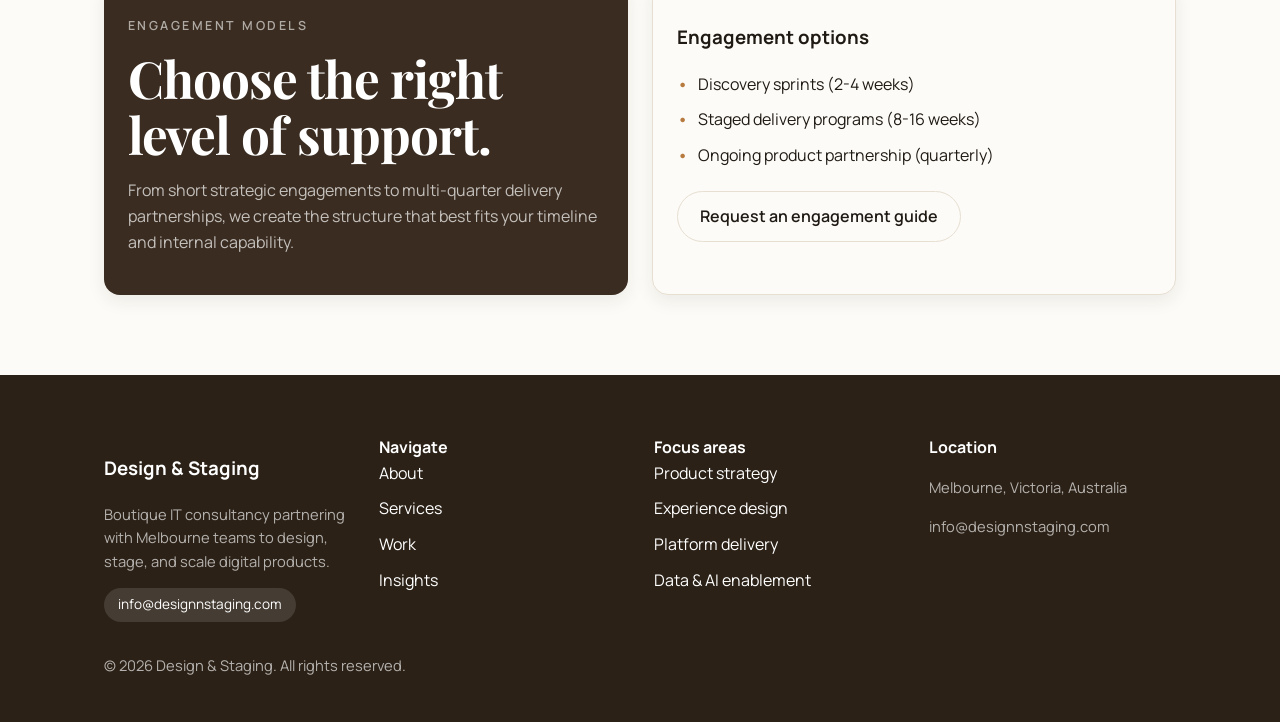
<file: services.html>
<!DOCTYPE html>
<html lang="en">
  <head>
    <meta charset="UTF-8" />
    <meta name="viewport" content="width=device-width, initial-scale=1" />
    <title>Services | Design & Staging</title>
    <meta
      name="description"
      content="Explore Design & Staging services from a two-year-old consultancy with 19 years of combined global experience."
    />
    <meta name="author" content="Design & Staging" />
    <meta name="theme-color" content="#fdfbf7" />
    <link rel="canonical" href="https://designnstaging.com/services" />
    <meta property="og:title" content="Services | Design & Staging" />
    <meta
      property="og:description"
      content="Explore Design & Staging services from a two-year-old consultancy with 19 years of combined global experience."
    />
    <meta property="og:type" content="website" />
    <meta property="og:url" content="https://designnstaging.com/services" />
    <meta property="og:image" content="https://designnstaging.com/assets/img/1.png" />
    <link rel="preconnect" href="https://fonts.googleapis.com" />
    <link rel="preconnect" href="https://fonts.gstatic.com" crossorigin />
    <link
      href="https://fonts.googleapis.com/css2?family=Manrope:wght@400;500;600;700&family=Playfair+Display:wght@600;700&display=swap"
      rel="stylesheet"
    />
    <link rel="stylesheet" href="assets/css/styles.css" />
    <script defer src="assets/js/main.js"></script>
  </head>
  <body>
    <a class="skip-link" href="#main-content">Skip to content</a>
    <header class="header">
      <div class="container nav">
        <button class="menu-toggle" type="button" data-menu-toggle aria-expanded="false" aria-label="Open menu">
          <svg viewBox="0 0 24 24" aria-hidden="true" focusable="false">
            <line x1="4" y1="7" x2="20" y2="7"></line>
            <line x1="4" y1="12" x2="20" y2="12"></line>
            <line x1="4" y1="17" x2="20" y2="17"></line>
          </svg>
        </button>
        <a class="logo" href="index.html">
          <img src="assets/img/1.png" alt="Design & Staging logo" />
          Design <span>&</span> Staging
        </a>
        <nav class="nav-links" data-nav-links aria-label="Primary">
          <button class="nav-close" type="button" data-nav-close aria-label="Close menu"></button>
          <a href="about.html">About</a>
          <a href="services.html">Services</a>
          <a href="work.html">Work</a>
          <a href="insights.html">Insights</a>
          <a href="contact.html">Contact</a>
        </nav>
      </div>
    </header>
    <div class="nav-backdrop" data-nav-backdrop></div>

    <main id="main-content">
      <section class="content-hero">
        <div class="container">
          <p class="eyebrow">Services</p>
          <h1 class="title">Built for clarity, designed for momentum.</h1>
          <p class="subtitle">
            Our services are designed to keep your product vision aligned with delivery. We are two years
            old, backed by 19 years of combined experience across the US, UK, India, and Australia.
          </p>
        </div>
      </section>

      <section class="section">
        <div class="container grid three">
          <div class="card">
            <h3>Product discovery</h3>
            <p class="muted">
              Clarify the problem, prioritise opportunities, and align stakeholders before delivery.
            </p>
            <ul class="list">
              <li>Executive workshops</li>
              <li>Customer and stakeholder interviews</li>
              <li>Opportunity scoring and roadmap shaping</li>
            </ul>
          </div>
          <div class="card">
            <h3>Experience design</h3>
            <p class="muted">
              Create usable, memorable experiences with validation loops that reduce build risk.
            </p>
            <ul class="list">
              <li>Service and journey design</li>
              <li>Rapid prototyping and usability testing</li>
              <li>Design systems and UI libraries</li>
            </ul>
          </div>
          <div class="card">
            <h3>Technology staging</h3>
            <p class="muted">
              Assess platforms, refine architecture, and design delivery pathways that scale.
            </p>
            <ul class="list">
              <li>Architecture reviews</li>
              <li>Cloud strategy and migration plans</li>
              <li>Security and compliance readiness</li>
            </ul>
          </div>
        </div>
      </section>

      <section class="section alt">
        <div class="container grid two">
          <div>
            <p class="eyebrow">Delivery support</p>
            <h2 class="title">Embedded delivery teams that feel internal.</h2>
            <p class="subtitle">
              We can lead delivery or work alongside your existing teams. Expect senior oversight and
              a clear cadence that keeps stakeholders aligned.
            </p>
            <div class="actions">
              <a class="btn" href="mailto:info@designnstaging.com">Discuss a delivery plan</a>
            </div>
          </div>
          <div class="card">
            <h3>How we help</h3>
            <ul class="list">
              <li>Agile delivery leadership and squad design</li>
              <li>Full-stack engineering and platform builds</li>
              <li>Data, analytics, and AI enablement</li>
              <li>Operational handover and capability uplift</li>
            </ul>
          </div>
        </div>
      </section>

      <section class="section">
        <div class="container grid two">
          <div class="card dark">
            <p class="eyebrow" style="color: rgba(255, 255, 255, 0.6)">Engagement models</p>
            <h2 class="title" style="color: #fff">Choose the right level of support.</h2>
            <p style="color: rgba(255, 255, 255, 0.7)">
              From short strategic engagements to multi-quarter delivery partnerships, we create the
              structure that best fits your timeline and internal capability.
            </p>
          </div>
          <div class="card">
            <h3>Engagement options</h3>
            <ul class="list">
              <li>Discovery sprints (2-4 weeks)</li>
              <li>Staged delivery programs (8-16 weeks)</li>
              <li>Ongoing product partnership (quarterly)</li>
            </ul>
            <div class="actions" style="margin-top: 22px">
              <a class="btn secondary" href="mailto:info@designnstaging.com">Request an engagement guide</a>
            </div>
          </div>
        </div>
      </section>
    </main>

    <footer class="footer">
      <div class="container footer-grid">
        <div>
          <h3>Design & Staging</h3>
          <p class="small">
            Boutique IT consultancy partnering with Melbourne teams to design, stage, and scale digital
            products.
          </p>
          <div class="badge">info@designnstaging.com</div>
        </div>
        <div>
          <strong>Navigate</strong>
          <div class="list">
            <a href="about.html">About</a>
            <a href="services.html">Services</a>
            <a href="work.html">Work</a>
            <a href="insights.html">Insights</a>
          </div>
        </div>
        <div>
          <strong>Focus areas</strong>
          <div class="list">
            <span>Product strategy</span>
            <span>Experience design</span>
            <span>Platform delivery</span>
            <span>Data & AI enablement</span>
          </div>
        </div>
        <div>
          <strong>Location</strong>
          <p class="small">Melbourne, Victoria, Australia</p>
          <a class="small" href="mailto:info@designnstaging.com">info@designnstaging.com</a>
        </div>
      </div>
      <div class="container" style="margin-top: 32px">
        <p class="small">© <span data-current-year></span> Design & Staging. All rights reserved.</p>
      </div>
    </footer>
  </body>
</html>
</file>
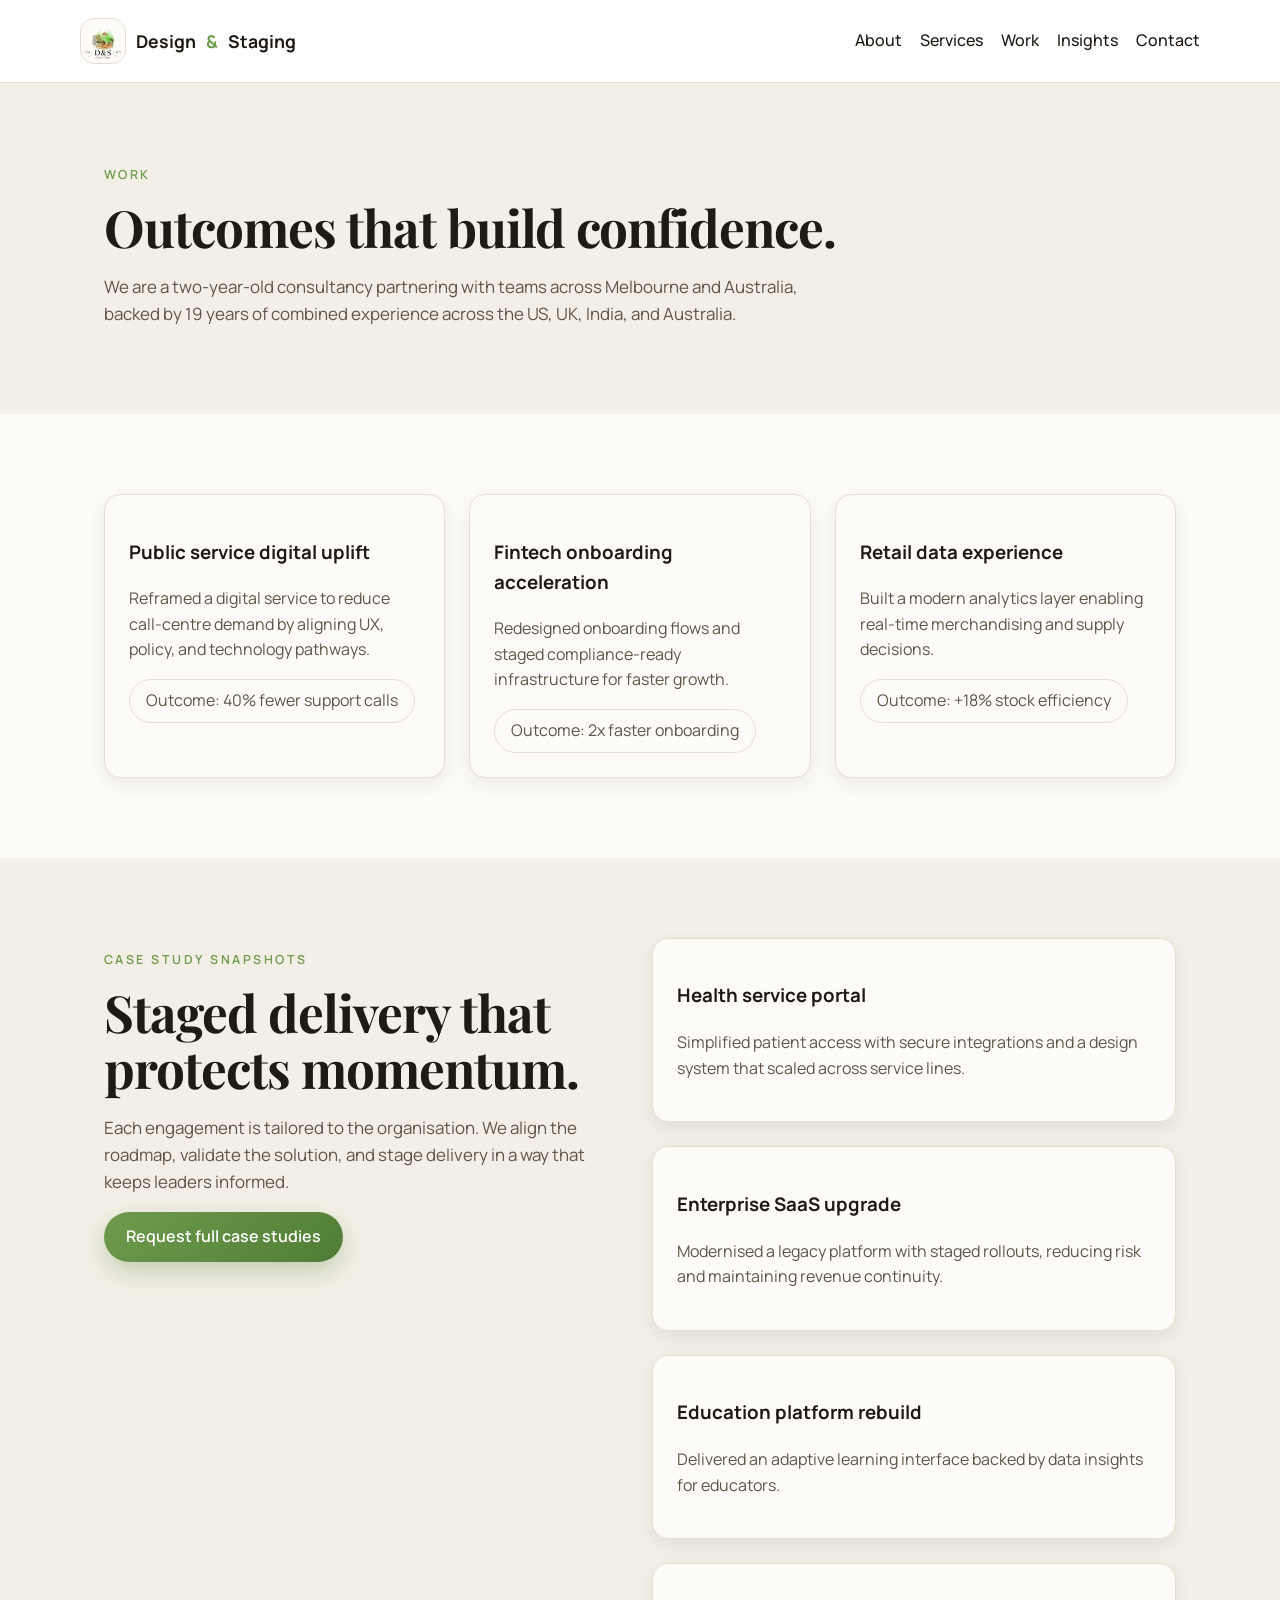
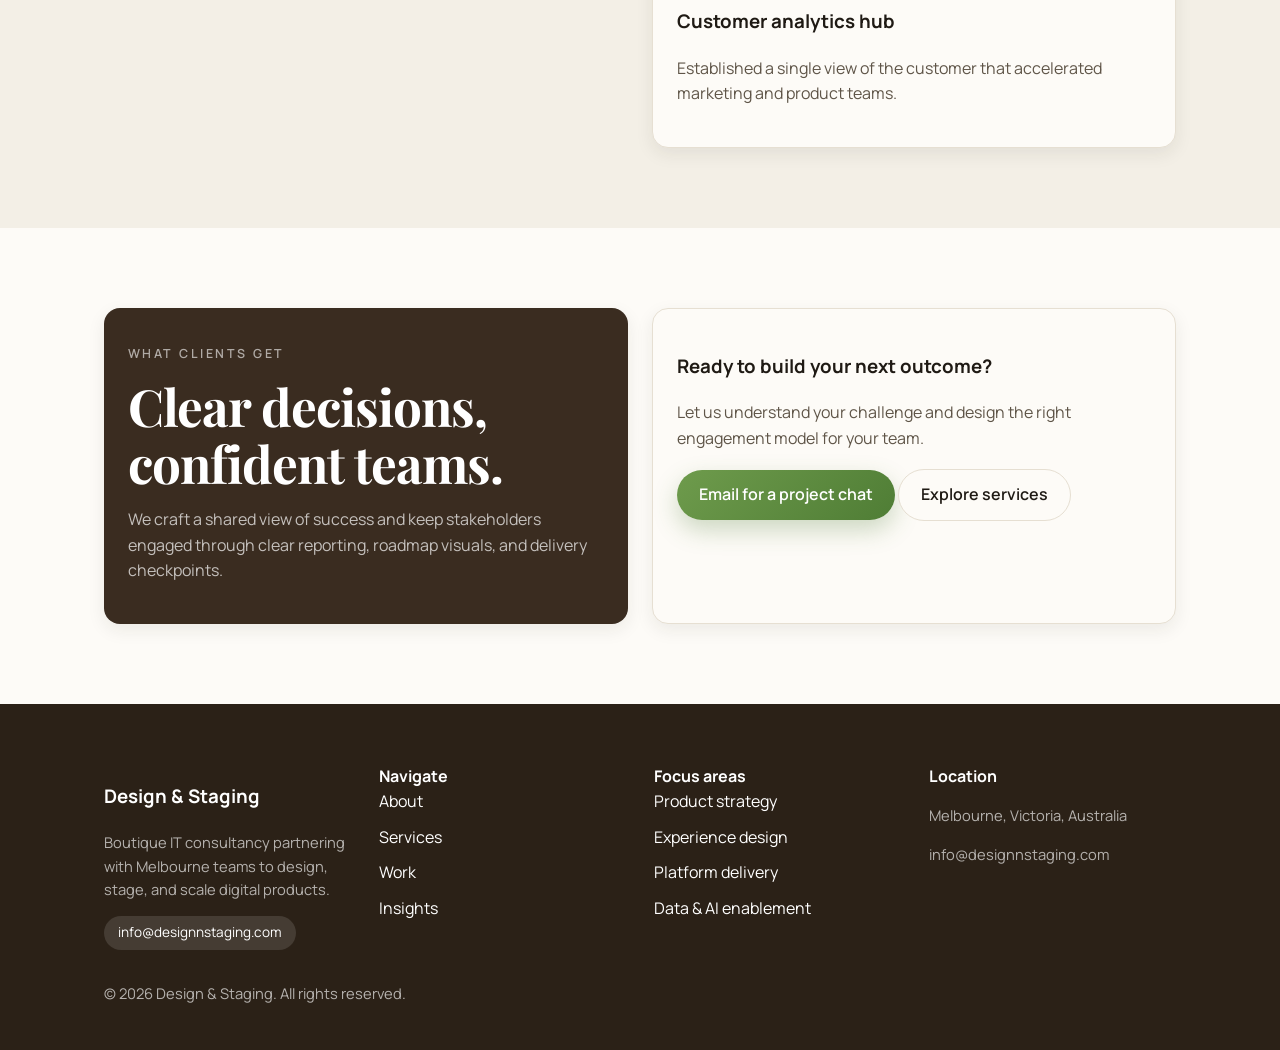
<file: work.html>
<!DOCTYPE html>
<html lang="en">
  <head>
    <meta charset="UTF-8" />
    <meta name="viewport" content="width=device-width, initial-scale=1" />
    <title>Work | Design & Staging</title>
    <meta
      name="description"
      content="See how Design & Staging supports Melbourne teams with staged delivery backed by 19 years of combined global experience."
    />
    <meta name="author" content="Design & Staging" />
    <meta name="theme-color" content="#fdfbf7" />
    <link rel="canonical" href="https://designnstaging.com/work" />
    <meta property="og:title" content="Work | Design & Staging" />
    <meta
      property="og:description"
      content="See how Design & Staging supports Melbourne teams with staged delivery backed by 19 years of combined global experience."
    />
    <meta property="og:type" content="website" />
    <meta property="og:url" content="https://designnstaging.com/work" />
    <meta property="og:image" content="https://designnstaging.com/assets/img/1.png" />
    <link rel="preconnect" href="https://fonts.googleapis.com" />
    <link rel="preconnect" href="https://fonts.gstatic.com" crossorigin />
    <link
      href="https://fonts.googleapis.com/css2?family=Manrope:wght@400;500;600;700&family=Playfair+Display:wght@600;700&display=swap"
      rel="stylesheet"
    />
    <link rel="stylesheet" href="assets/css/styles.css" />
    <script defer src="assets/js/main.js"></script>
  </head>
  <body>
    <a class="skip-link" href="#main-content">Skip to content</a>
    <header class="header">
      <div class="container nav">
        <button class="menu-toggle" type="button" data-menu-toggle aria-expanded="false" aria-label="Open menu">
          <svg viewBox="0 0 24 24" aria-hidden="true" focusable="false">
            <line x1="4" y1="7" x2="20" y2="7"></line>
            <line x1="4" y1="12" x2="20" y2="12"></line>
            <line x1="4" y1="17" x2="20" y2="17"></line>
          </svg>
        </button>
        <a class="logo" href="index.html">
          <img src="assets/img/1.png" alt="Design & Staging logo" />
          Design <span>&</span> Staging
        </a>
        <nav class="nav-links" data-nav-links aria-label="Primary">
          <button class="nav-close" type="button" data-nav-close aria-label="Close menu"></button>
          <a href="about.html">About</a>
          <a href="services.html">Services</a>
          <a href="work.html">Work</a>
          <a href="insights.html">Insights</a>
          <a href="contact.html">Contact</a>
        </nav>
      </div>
    </header>
    <div class="nav-backdrop" data-nav-backdrop></div>

    <main id="main-content">
      <section class="content-hero">
        <div class="container">
          <p class="eyebrow">Work</p>
          <h1 class="title">Outcomes that build confidence.</h1>
          <p class="subtitle">
            We are a two-year-old consultancy partnering with teams across Melbourne and Australia,
            backed by 19 years of combined experience across the US, UK, India, and Australia.
          </p>
        </div>
      </section>

      <section class="section">
        <div class="container grid three">
          <div class="card">
            <h3>Public service digital uplift</h3>
            <p class="muted">
              Reframed a digital service to reduce call-centre demand by aligning UX, policy, and
              technology pathways.
            </p>
            <span class="pill">Outcome: 40% fewer support calls</span>
          </div>
          <div class="card">
            <h3>Fintech onboarding acceleration</h3>
            <p class="muted">
              Redesigned onboarding flows and staged compliance-ready infrastructure for faster growth.
            </p>
            <span class="pill">Outcome: 2x faster onboarding</span>
          </div>
          <div class="card">
            <h3>Retail data experience</h3>
            <p class="muted">
              Built a modern analytics layer enabling real-time merchandising and supply decisions.
            </p>
            <span class="pill">Outcome: +18% stock efficiency</span>
          </div>
        </div>
      </section>

      <section class="section alt">
        <div class="container grid two">
          <div>
            <p class="eyebrow">Case study snapshots</p>
            <h2 class="title">Staged delivery that protects momentum.</h2>
            <p class="subtitle">
              Each engagement is tailored to the organisation. We align the roadmap, validate the
              solution, and stage delivery in a way that keeps leaders informed.
            </p>
            <div class="actions">
              <a class="btn" href="mailto:info@designnstaging.com">Request full case studies</a>
            </div>
          </div>
          <div class="grid two">
            <div class="card">
              <h3>Health service portal</h3>
              <p class="muted">
                Simplified patient access with secure integrations and a design system that scaled
                across service lines.
              </p>
            </div>
            <div class="card">
              <h3>Enterprise SaaS upgrade</h3>
              <p class="muted">
                Modernised a legacy platform with staged rollouts, reducing risk and maintaining revenue
                continuity.
              </p>
            </div>
            <div class="card">
              <h3>Education platform rebuild</h3>
              <p class="muted">
                Delivered an adaptive learning interface backed by data insights for educators.
              </p>
            </div>
            <div class="card">
              <h3>Customer analytics hub</h3>
              <p class="muted">
                Established a single view of the customer that accelerated marketing and product teams.
              </p>
            </div>
          </div>
        </div>
      </section>

      <section class="section">
        <div class="container grid two">
          <div class="card dark">
            <p class="eyebrow" style="color: rgba(255, 255, 255, 0.6)">What clients get</p>
            <h2 class="title" style="color: #fff">Clear decisions, confident teams.</h2>
            <p style="color: rgba(255, 255, 255, 0.7)">
              We craft a shared view of success and keep stakeholders engaged through clear reporting,
              roadmap visuals, and delivery checkpoints.
            </p>
          </div>
          <div class="card">
            <h3>Ready to build your next outcome?</h3>
            <p class="muted">
              Let us understand your challenge and design the right engagement model for your team.
            </p>
            <div class="actions" style="margin-top: 18px">
              <a class="btn" href="mailto:info@designnstaging.com">Email for a project chat</a>
              <a class="btn secondary" href="services.html">Explore services</a>
            </div>
          </div>
        </div>
      </section>
    </main>

    <footer class="footer">
      <div class="container footer-grid">
        <div>
          <h3>Design & Staging</h3>
          <p class="small">
            Boutique IT consultancy partnering with Melbourne teams to design, stage, and scale digital
            products.
          </p>
          <div class="badge">info@designnstaging.com</div>
        </div>
        <div>
          <strong>Navigate</strong>
          <div class="list">
            <a href="about.html">About</a>
            <a href="services.html">Services</a>
            <a href="work.html">Work</a>
            <a href="insights.html">Insights</a>
          </div>
        </div>
        <div>
          <strong>Focus areas</strong>
          <div class="list">
            <span>Product strategy</span>
            <span>Experience design</span>
            <span>Platform delivery</span>
            <span>Data & AI enablement</span>
          </div>
        </div>
        <div>
          <strong>Location</strong>
          <p class="small">Melbourne, Victoria, Australia</p>
          <a class="small" href="mailto:info@designnstaging.com">info@designnstaging.com</a>
        </div>
      </div>
      <div class="container" style="margin-top: 32px">
        <p class="small">© <span data-current-year></span> Design & Staging. All rights reserved.</p>
      </div>
    </footer>
  </body>
</html>
</file>
<file: assets/css/styles.css>
/* Design & Staging - Boutique IT Consultancy */
:root {
  color-scheme: light;
  --bg: #2b2117;
  --bg-soft: #3a2c20;
  --surface: #fdfbf7;
  --surface-muted: #f3efe6;
  --text: #1f1a14;
  --text-muted: #5f5548;
  --primary: #6e9b4c;
  --primary-dark: #4f7d35;
  --accent: #b77b3f;
  --border: #e6dfd2;
  --shadow: 0 12px 30px rgba(43, 33, 23, 0.12);
  --radius: 16px;
  --radius-sm: 10px;
  --max-width: 1120px;
  --font: "Manrope", "Segoe UI", system-ui, -apple-system, sans-serif;
  --heading-font: "Playfair Display", "Times New Roman", serif;
}

*,
*::before,
*::after {
  box-sizing: border-box;
}

body {
  margin: 0;
  font-family: var(--font);
  background: var(--surface);
  color: var(--text);
  line-height: 1.6;
}

:focus-visible {
  outline: 3px solid var(--accent);
  outline-offset: 3px;
}

.skip-link {
  position: absolute;
  left: -999px;
  top: 10px;
  padding: 10px 16px;
  background: var(--bg);
  color: #fff;
  border-radius: 999px;
  z-index: 999;
}

.skip-link:focus {
  left: 16px;
}

img {
  max-width: 100%;
  display: block;
}

a {
  color: inherit;
  text-decoration: none;
}

.container {
  max-width: var(--max-width);
  margin: 0 auto;
  padding: 0 24px;
}

.section {
  padding: 80px 0;
}

.section.alt {
  background: var(--surface-muted);
}

.eyebrow {
  text-transform: uppercase;
  font-size: 0.78rem;
  letter-spacing: 0.2em;
  color: var(--primary);
  font-weight: 600;
}

.title {
  font-size: clamp(2rem, 4vw, 3.4rem);
  line-height: 1.1;
  margin: 14px 0 16px;
  font-family: var(--heading-font);
  letter-spacing: -0.02em;
}

.subtitle {
  color: var(--text-muted);
  font-size: 1.06rem;
  max-width: 700px;
}

.btn {
  display: inline-flex;
  align-items: center;
  gap: 10px;
  background: linear-gradient(135deg, var(--primary), var(--primary-dark));
  color: #fff;
  padding: 12px 22px;
  border-radius: 999px;
  font-weight: 600;
  border: none;
  transition: transform 0.2s ease, box-shadow 0.2s ease;
  box-shadow: 0 10px 24px rgba(79, 125, 53, 0.28);
}

.btn:hover {
  transform: translateY(-2px);
  box-shadow: 0 16px 30px rgba(79, 125, 53, 0.35);
}

.btn.secondary {
  background: var(--surface);
  color: var(--text);
  border: 1px solid var(--border);
  box-shadow: none;
}

.btn.ghost {
  background: transparent;
  color: var(--primary);
  border: 1px solid color-mix(in srgb, var(--primary) 35%, transparent);
  box-shadow: none;
}

.tag {
  display: inline-flex;
  align-items: center;
  gap: 8px;
  font-size: 0.9rem;
  color: var(--text-muted);
  background: var(--surface);
  border: 1px solid var(--border);
  border-radius: 999px;
  padding: 6px 14px;
}

.grid {
  display: grid;
  gap: 24px;
}

.grid.two {
  grid-template-columns: repeat(auto-fit, minmax(260px, 1fr));
}

.grid.three {
  grid-template-columns: repeat(auto-fit, minmax(240px, 1fr));
}

.card {
  padding: 24px;
  border-radius: var(--radius);
  background: var(--surface);
  border: 1px solid var(--border);
  box-shadow: 0 6px 18px rgba(43, 33, 23, 0.08);
  transition: transform 0.2s ease, box-shadow 0.2s ease;
}

.card:hover {
  transform: translateY(-4px);
  box-shadow: 0 14px 28px rgba(43, 33, 23, 0.12);
}

.card.dark {
  background: var(--bg-soft);
  color: #fff;
  border: none;
}

.card .muted {
  color: var(--text-muted);
}

.hero {
  background: radial-gradient(circle at 10% 10%, rgba(183, 123, 63, 0.2), transparent 55%),
    radial-gradient(circle at 80% 20%, rgba(110, 155, 76, 0.22), transparent 45%),
    radial-gradient(circle at 70% 80%, rgba(183, 123, 63, 0.12), transparent 45%),
    var(--surface);
  padding: 120px 0 100px;
}

.hero .hero-grid {
  display: grid;
  gap: 40px;
  align-items: center;
  grid-template-columns: repeat(auto-fit, minmax(280px, 1fr));
}

.hero .actions {
  display: flex;
  flex-wrap: wrap;
  gap: 16px;
  margin-top: 28px;
}

.hero .title {
  color: var(--text);
}

.header {
  position: sticky;
  top: 0;
  background: #ffffff;
  border-bottom: 1px solid var(--border);
  backdrop-filter: blur(12px);
  z-index: 10;
}

.nav {
  display: flex;
  align-items: center;
  justify-content: space-between;
  padding: 18px 0;
  gap: 16px;
}

.logo {
  font-weight: 700;
  font-size: 1.1rem;
  display: flex;
  align-items: center;
  gap: 10px;
  order: 1;
  min-width: 0;
  flex: 1;
}

.logo span {
  color: var(--primary);
}

.logo img {
  width: 46px;
  height: 46px;
  border-radius: 14px;
  box-shadow: none;
  border: 1px solid var(--border);
  background: var(--surface);
  padding: 4px;
  object-fit: cover;
  flex-shrink: 0;
}

.nav-links {
  display: flex;
  align-items: center;
  gap: 18px;
  font-weight: 500;
  margin-left: auto;
  order: 2;
}

.nav-links a {
  position: relative;
  padding: 6px 0;
}

.nav-links a::after {
  content: "";
  position: absolute;
  left: 0;
  bottom: -4px;
  width: 0;
  height: 2px;
  background: var(--primary);
  transition: width 0.2s ease;
}

.nav-links a:hover::after,
.nav-links a:focus-visible::after {
  width: 100%;
}

.nav-cta {
  margin-left: 16px;
}

.menu-toggle {
  display: none;
  background: none;
  border: 1px solid var(--border);
  border-radius: 10px;
  width: 44px;
  height: 44px;
  align-items: center;
  justify-content: center;
  padding: 0;
  order: 0;
}

.menu-toggle svg {
  width: 22px;
  height: 22px;
  stroke: var(--text);
  stroke-width: 2.4;
  stroke-linecap: round;
}

.nav-backdrop {
  position: fixed;
  inset: 0;
  background: rgba(31, 26, 20, 0.45);
  opacity: 0;
  pointer-events: none;
  transition: opacity 0.2s ease;
  z-index: 8;
}

.nav-backdrop.show {
  opacity: 1;
  pointer-events: auto;
}

.sr-only {
  position: absolute;
  width: 1px;
  height: 1px;
  padding: 0;
  margin: -1px;
  overflow: hidden;
  clip: rect(0, 0, 0, 0);
  border: 0;
}

.nav-close {
  display: none;
}


.highlight {
  background: var(--bg);
  color: #fff;
  border-radius: var(--radius);
  padding: 36px;
  box-shadow: 0 18px 40px rgba(43, 33, 23, 0.32);
}

.list {
  list-style: none;
  padding: 0;
  margin: 0;
  display: grid;
  gap: 10px;
}

.list li {
  display: flex;
  align-items: flex-start;
  gap: 10px;
}

.list li::before {
  content: "•";
  color: var(--accent);
  font-weight: 700;
}

.pill {
  display: inline-flex;
  align-items: center;
  gap: 8px;
  border-radius: 999px;
  padding: 8px 16px;
  background: var(--surface);
  border: 1px solid var(--border);
  color: var(--text-muted);
}

.footer {
  background: var(--bg);
  color: #fff;
  padding: 60px 0 30px;
}

.footer a {
  color: #fff;
}

.footer-grid {
  display: grid;
  gap: 28px;
  grid-template-columns: repeat(auto-fit, minmax(180px, 1fr));
}

.footer .small {
  color: rgba(255, 255, 255, 0.65);
  font-size: 0.92rem;
}

.badge {
  display: inline-flex;
  align-items: center;
  gap: 8px;
  background: rgba(255, 255, 255, 0.12);
  padding: 6px 14px;
  border-radius: 999px;
  font-size: 0.85rem;
}

.content-hero {
  background: var(--surface-muted);
  padding: 70px 0;
}

.content-hero .title {
  margin-bottom: 10px;
}

.contact-card {
  background: var(--surface);
  border: 1px solid var(--border);
  padding: 24px;
  border-radius: var(--radius);
  display: grid;
  gap: 14px;
}

.hero-metrics {
  display: grid;
  gap: 18px;
  margin-top: 24px;
}

.hero-metrics .metric {
  background: var(--surface);
  border: 1px solid var(--border);
  border-radius: var(--radius-sm);
  padding: 14px 18px;
}

@media (max-width: 860px) {
  .logo {
    font-size: 1rem;
    gap: 8px;
  }

  .logo img {
    width: 40px;
    height: 40px;
    padding: 3px;
  }

  .nav-links {
    position: fixed;
    inset: 0 auto 0 0;
    width: min(82vw, 320px);
    padding: 90px 24px 24px;
    background: var(--surface);
    border: 1px solid var(--border);
    border-radius: 0 var(--radius) var(--radius) 0;
    flex-direction: column;
    gap: 14px;
    box-shadow: 0 24px 40px rgba(31, 26, 20, 0.2);
    transform: translateX(-110%);
    opacity: 0;
    pointer-events: none;
    transition: all 0.2s ease;
    z-index: 10;
    height: 100vh;
    max-height: 100vh;
    justify-content: flex-start;
    overflow-y: auto;
  }

  .nav-links.open {
    transform: translateX(0);
    opacity: 1;
    pointer-events: auto;
  }

  .nav-cta {
    margin-left: 0;
  }

  .menu-toggle {
    display: inline-flex;
  }

  .nav-close {
    display: inline-flex;
    position: absolute;
    top: 16px;
    right: 16px;
    width: 40px;
    height: 40px;
    border-radius: 50%;
    border: 1px solid var(--border);
    background: var(--surface);
    display: inline-flex;
    align-items: center;
    justify-content: center;
    cursor: pointer;
  }

  .nav-close::before,
  .nav-close::after {
    content: "";
    position: absolute;
    width: 18px;
    height: 2px;
    background: var(--text);
    border-radius: 999px;
  }

  .nav-close::before {
    transform: rotate(45deg);
  }

  .nav-close::after {
    transform: rotate(-45deg);
  }
}

@media (prefers-reduced-motion: reduce) {
  * {
    scroll-behavior: auto !important;
    transition: none !important;
  }
}

@media (max-width: 600px) {
  .section {
    padding: 64px 0;
  }

  .hero {
    padding-top: 90px;
  }
}
</file>
